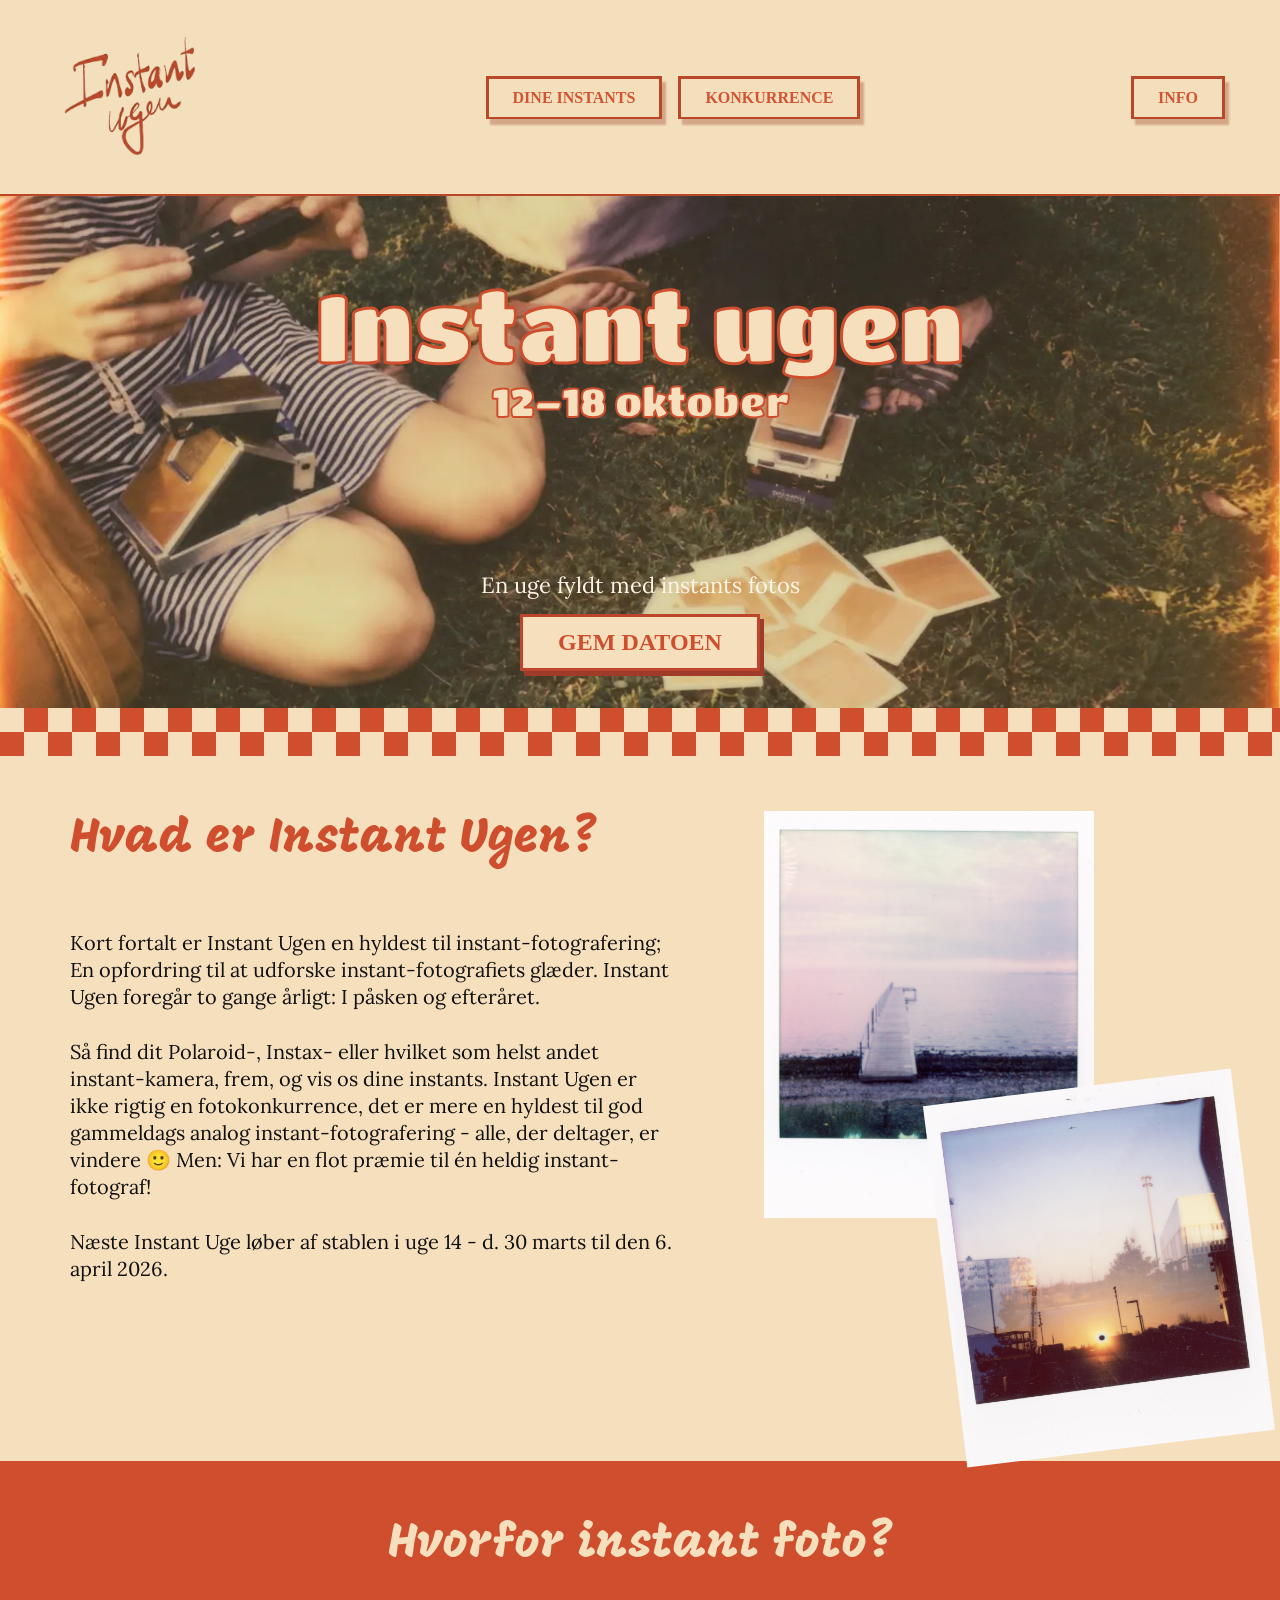
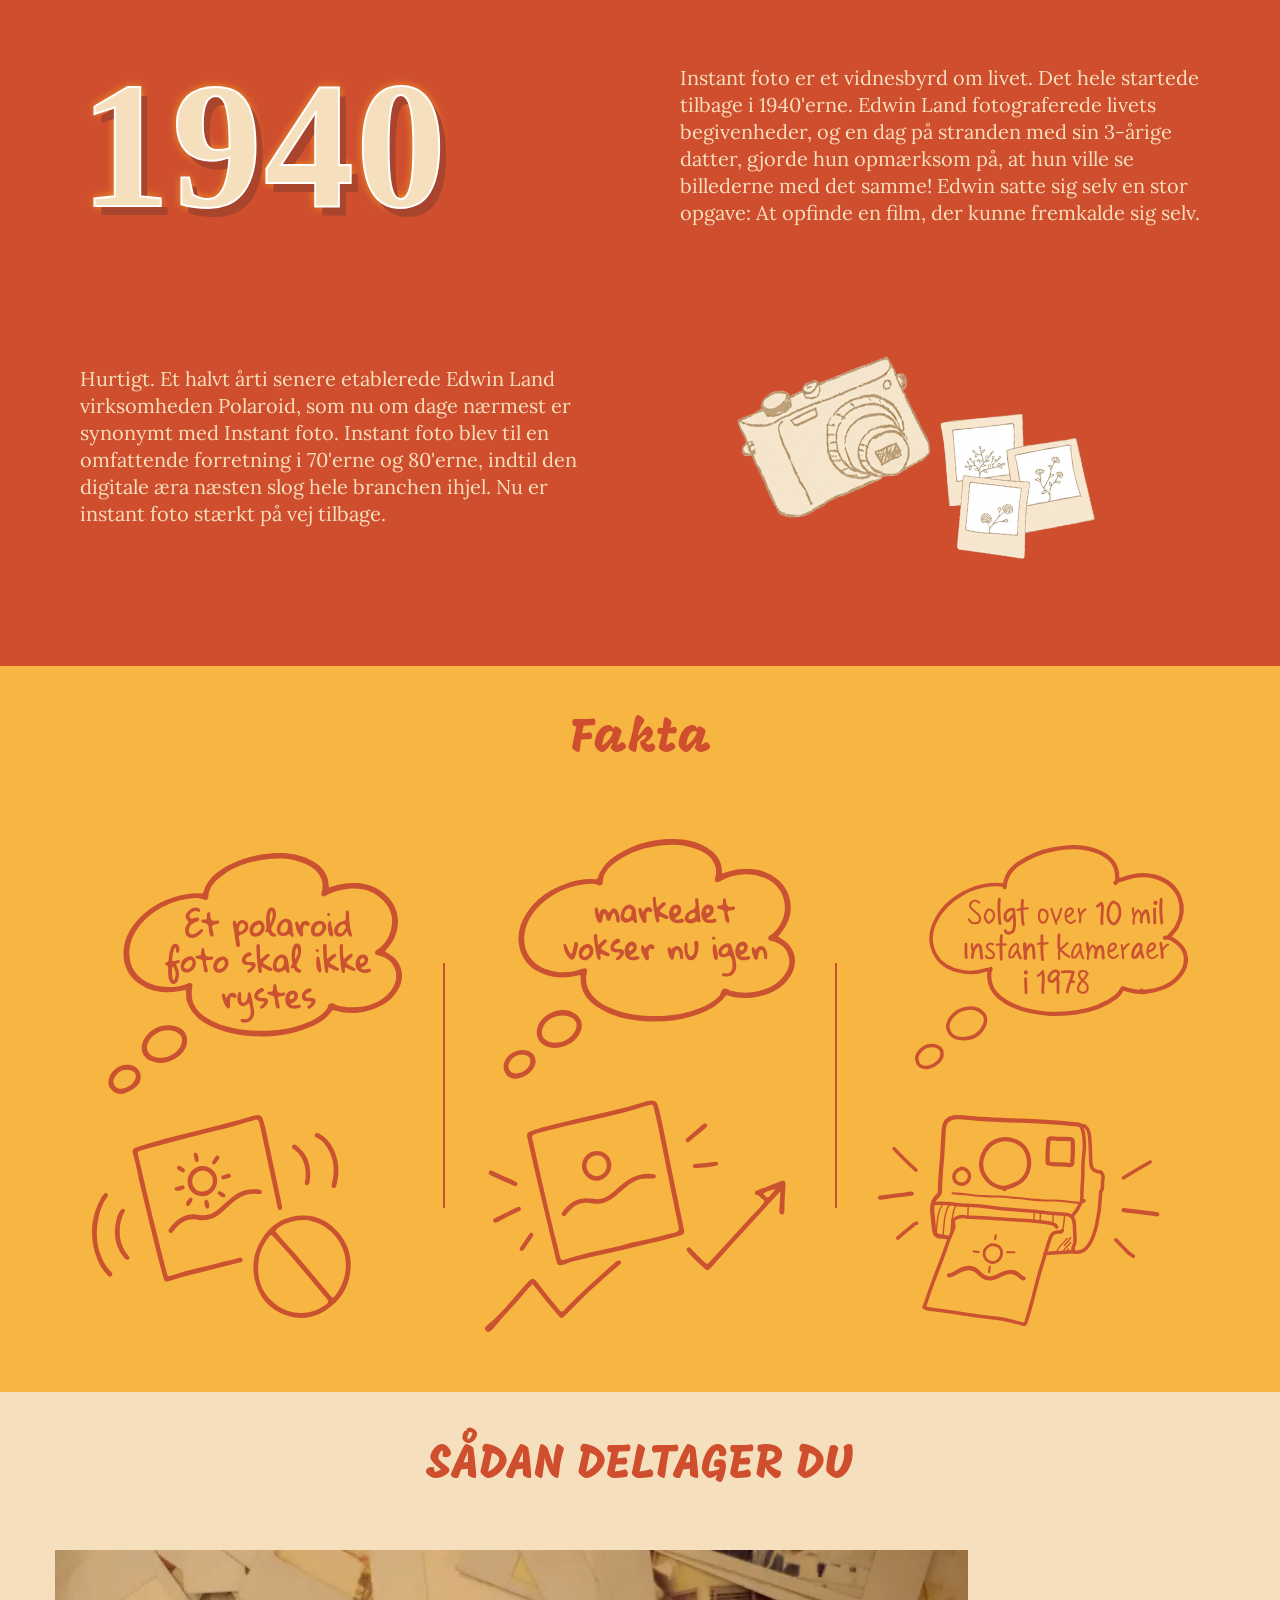
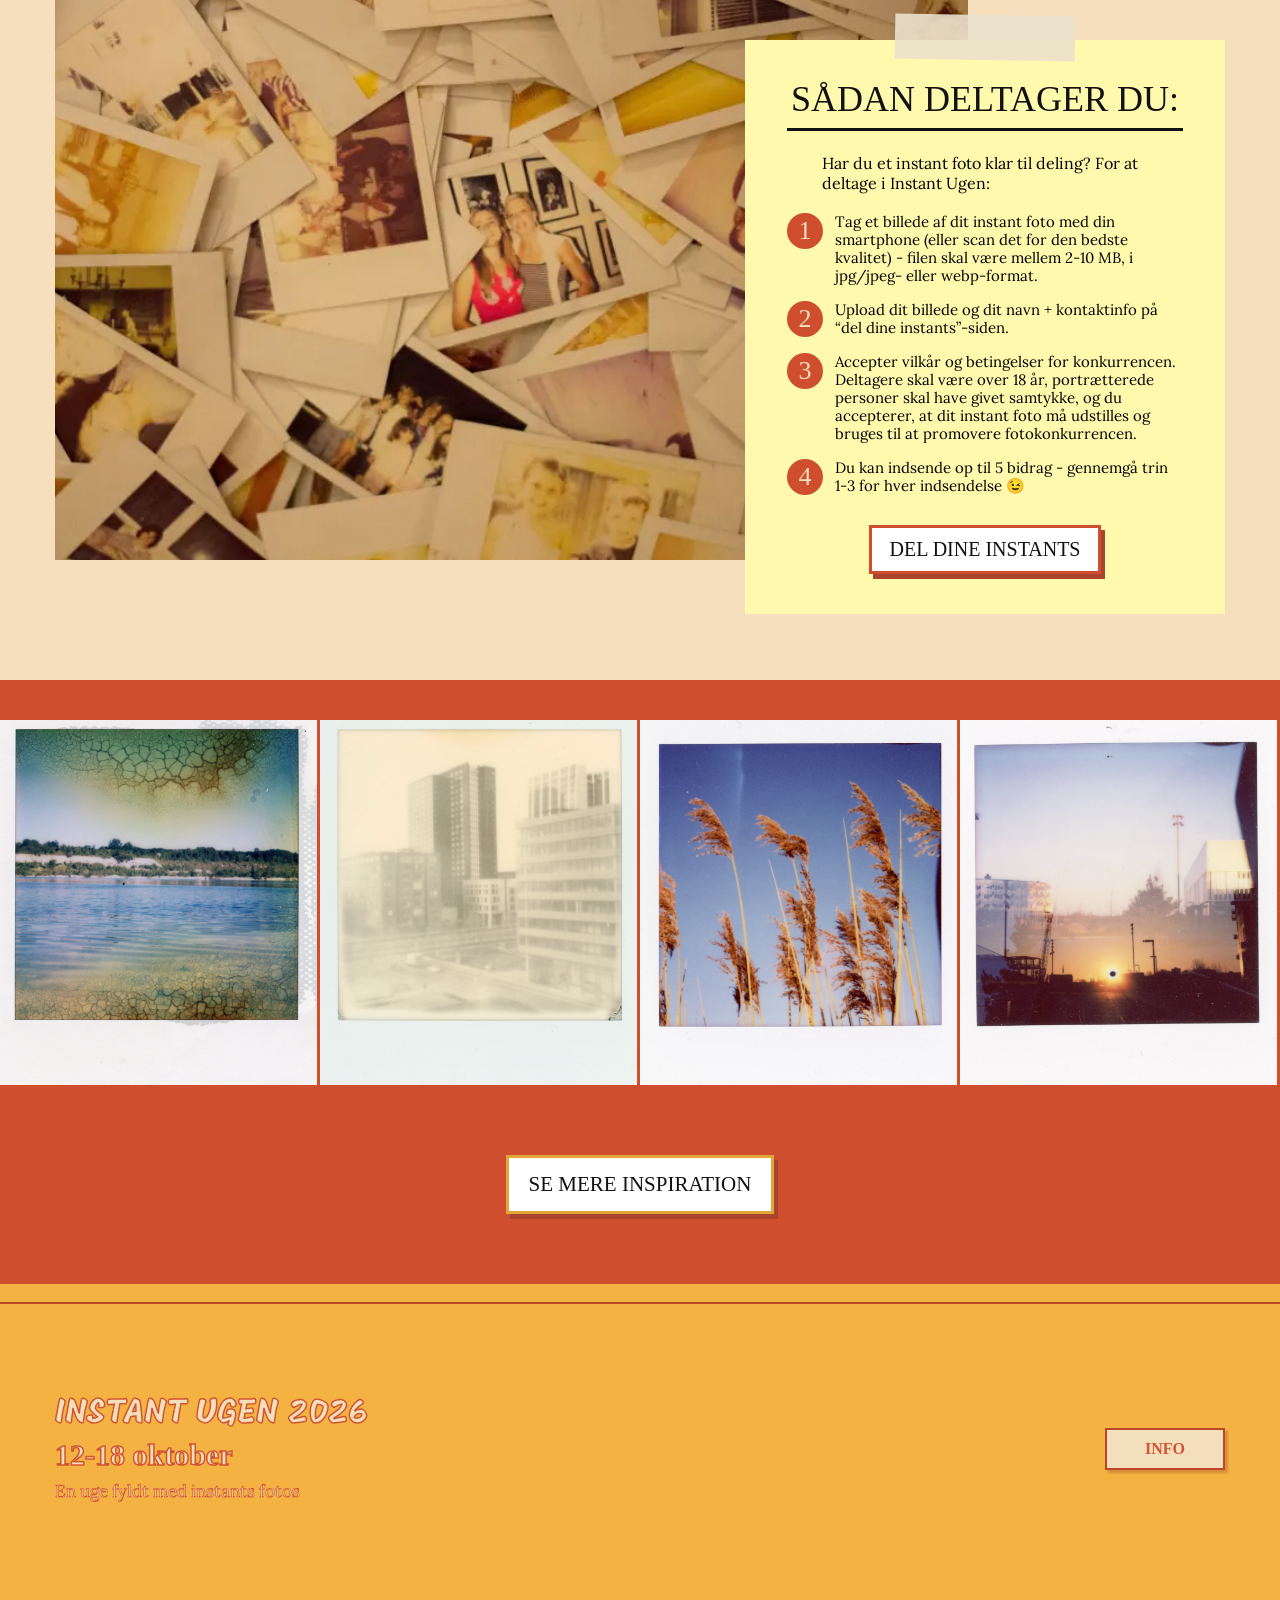
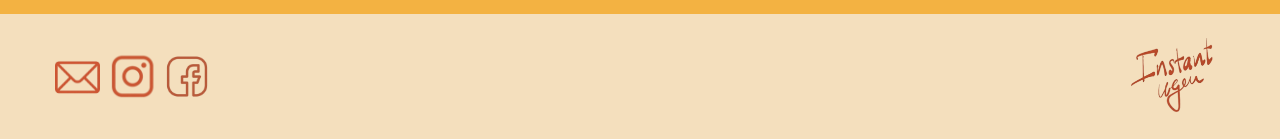
<file: index.html>
<!doctype html>
<html lang="da">
  <head>
    <meta charset="UTF-8" />
    <meta name="viewport" content="width=device-width, initial-scale=1.0" />
    <link rel="stylesheet" href="index.css" />
    <link rel="stylesheet" href="general.css" />
    <link href="https://fonts.googleapis.com/css2?family=Titan+One&display=swap" rel="stylesheet" />
    <link href="https://fonts.googleapis.com/css2?family=Lora:ital,wght@0,400..700;1,400..700&display=swap" rel="stylesheet" />
    <link href="https://fonts.googleapis.com/css2?family=Mogra&family=Montserrat:ital,wght@0,100..900;1,100..900&display=swap" rel="stylesheet" />
    <title>Document</title>
  </head>

  <body>
    <header class="header">
      <div class="header-logo">
        <a href="index.html">
          <img src="grafik/logo.png" alt="Instant Ugen" />
        </a>
      </div>

      <nav class="header-nav">
        <a href="instants.html">DINE INSTANTS</a>
        <a href="konkurrence.html">KONKURRENCE</a>
      </nav>

      <a href="info.html" class="info-button">INFO</a>

      <!-- BURGER -->
      <button class="burger" id="burger" aria-label="Åbn menu">
        <span></span>
        <span></span>
        <span></span>
      </button>

      <!-- MOBILE MENU -->
      <nav class="mobile-menu" id="mobileMenu">
        <a href="instants.html">DINE INSTANTS</a>
        <a href="konkurrence.html">KONKURRENCE</a>
        <a href="info.html">INFO</a>
      </nav>
    </header>

    <main>
      <section class="hero">
        <div class="hero-content">
          <h1>Instant ugen</h1>

          <h2 class="fedtekstdato">12–18 oktober</h2>

          <p>En uge fyldt med instants fotos</p>

          <a href="#" class="hero-button"> GEM DATOEN </a>
        </div>

        <div class="hero-pattern"></div>
      </section>
      <section class="about">
        <div class="about-text">
          <h2>Hvad er Instant Ugen?</h2>

          <p>
            Kort fortalt er Instant Ugen en hyldest til instant-fotografering;<br />
            En opfordring til at udforske instant-fotografiets glæder. Instant<br />
            Ugen foregår to gange årligt: I påsken og efteråret.
          </p>

          <p>
            Så find dit Polaroid-, Instax- eller hvilket som helst andet<br />
            instant-kamera, frem, og vis os dine instants. Instant Ugen er<br />
            ikke rigtig en fotokonkurrence, det er mere en hyldest til god<br />
            gammeldags analog instant-fotografering - alle, der deltager, er<br />
            vindere 🙂 Men: Vi har en flot præmie til én heldig instant-<br />
            fotograf!
          </p>

          <p>
            Næste Instant Uge løber af stablen i uge 14 - d. 30 marts til den 6.<br />
            april 2026.
          </p>
        </div>

        <div class="about-images">
          <img src="image/img2.webp" alt="Instant foto af en badebro" class="polaroid polaroid-one" />

          <img src="image/img3.webp" alt="Instant foto af en solnedgang" class="polaroid polaroid-two" />
        </div>
      </section>
      <section class="history">
        <h2>Hvorfor instant foto?</h2>

        <div class="history-content">
          <div class="history-year">1940</div>

          <div class="history-text-top">
            <p>
              Instant foto er et vidnesbyrd om livet. Det hele startede tilbage i 1940'erne. Edwin Land fotograferede livets begivenheder, og en dag på stranden med sin 3-årige datter, gjorde hun opmærksom på, at hun ville se billederne med det
              samme! Edwin satte sig selv en stor opgave: At opfinde en film, der kunne fremkalde sig selv.
            </p>
          </div>

          <div class="history-text-bottom">
            <p>
              Hurtigt. Et halvt årti senere etablerede Edwin Land virksomheden Polaroid, som nu om dage nærmest er synonymt med Instant foto. Instant foto blev til en omfattende forretning i 70'erne og 80'erne, indtil den digitale æra næsten slog
              hele branchen ihjel. Nu er instant foto stærkt på vej tilbage.
            </p>
          </div>

          <div class="history-images">
            <img src="image/indexbillede.png" alt="Illustration af kamara og billeder" class="history-camera" />
          </div>
        </div>
      </section>
      <section class="facts">
        <h2>Fakta</h2>

        <div class="facts-content">
          <div class="fact-item">
            <img src="grafik/grafik1.svg" alt="Polaroid fakta" />
          </div>

          <div class="fact-line"></div>

          <div class="fact-item">
            <img src="grafik/grafik2.svg" alt="Instant kamera fakta" />
          </div>

          <div class="fact-line"></div>

          <div class="fact-item">
            <img src="grafik/grafik3.svg" alt="Instant kamera salg fakta" />
          </div>
        </div>
      </section>
      <section class="participate">
        <h2>SÅDAN DELTAGER DU</h2>

        <div class="participate-content">
          <img src="image/img4.webp" alt="Samling af instant billeder" class="participate-image" />

          <div class="participate-note">
            <div class="tape"></div>

            <h3>SÅDAN DELTAGER DU:</h3>

            <div class="note-line"></div>

            <p class="participate-intro">Har du et instant foto klar til deling? For at deltage i Instant Ugen:</p>

            <div class="step">
              <span>1</span>
              <p>Tag et billede af dit instant foto med din smartphone (eller scan det for den bedste kvalitet) - filen skal være mellem 2-10 MB, i jpg/jpeg- eller webp-format.</p>
            </div>

            <div class="step">
              <span>2</span>
              <p>Upload dit billede og dit navn + kontaktinfo på “del dine instants”-siden.</p>
            </div>

            <div class="step">
              <span>3</span>
              <p>Accepter vilkår og betingelser for konkurrencen. Deltagere skal være over 18 år, portrætterede personer skal have givet samtykke, og du accepterer, at dit instant foto må udstilles og bruges til at promovere fotokonkurrencen.</p>
            </div>

            <div class="step">
              <span>4</span>
              <p>Du kan indsende op til 5 bidrag - gennemgå trin 1-3 for hver indsendelse 😉</p>
            </div>

            <a href="instants.html" class="participate-button"> DEL DINE INSTANTS </a>
          </div>
        </div>
      </section>
      <section class="inspiration">
        <div class="carousel">
          <div class="carousel-track">
            <img src="image/img6.webp" alt="Instant foto" />
            <img src="image/img7.webp" alt="Instant foto" />
            <img src="image/img8.webp" alt="Instant foto" />
            <img src="image/img3.webp" alt="Instant foto" />

            <!-- De samme billeder igen gør rullen uendelig -->

            <img src="image/img6.webp" alt="Instant foto" />
            <img src="image/img7.webp" alt="Instant foto" />
            <img src="image/img8.webp" alt="Instant foto" />
            <img src="image/img3.webp" alt="Instant foto" />
          </div>
        </div>

        <a href="konkurrence.html" class="inspiration-button"> SE MERE INSPIRATION </a>
      </section>
    </main>

    <footer class="footer">
      <!-- ØVERSTE ORANGE DEL -->

      <div class="footer-top">
        <div class="footer-content">
          <div class="footer-text">
            <h2>INSTANT UGEN 2026</h2>

            <h3>12-18 oktober</h3>

            <p class="footer-text-p">En uge fyldt med instants fotos</p>
          </div>

          <a href="info.html" class="footer-info-button"> INFO </a>
        </div>
      </div>

      <!-- NEDERSTE BEIGE DEL -->

      <div class="footer-bottom">
        <div class="footer-socials">
          <a href="#" aria-label="Email">
            <img src="grafik/mail.svg" alt="Email" />
          </a>

          <a href="#" aria-label="Instagram">
            <img src="grafik/insta.svg" alt="Instagram" />
          </a>

          <a href="#" aria-label="Facebook">
            <img src="grafik/facebook.svg" alt="Facebook" />
          </a>
        </div>

        <div class="footer-logo">
          <img src="grafik/logo.png" alt="Instant Ugen" />
        </div>
      </div>
    </footer>
    <script src="burger.js"></script>
  </body>
</html>
</file>
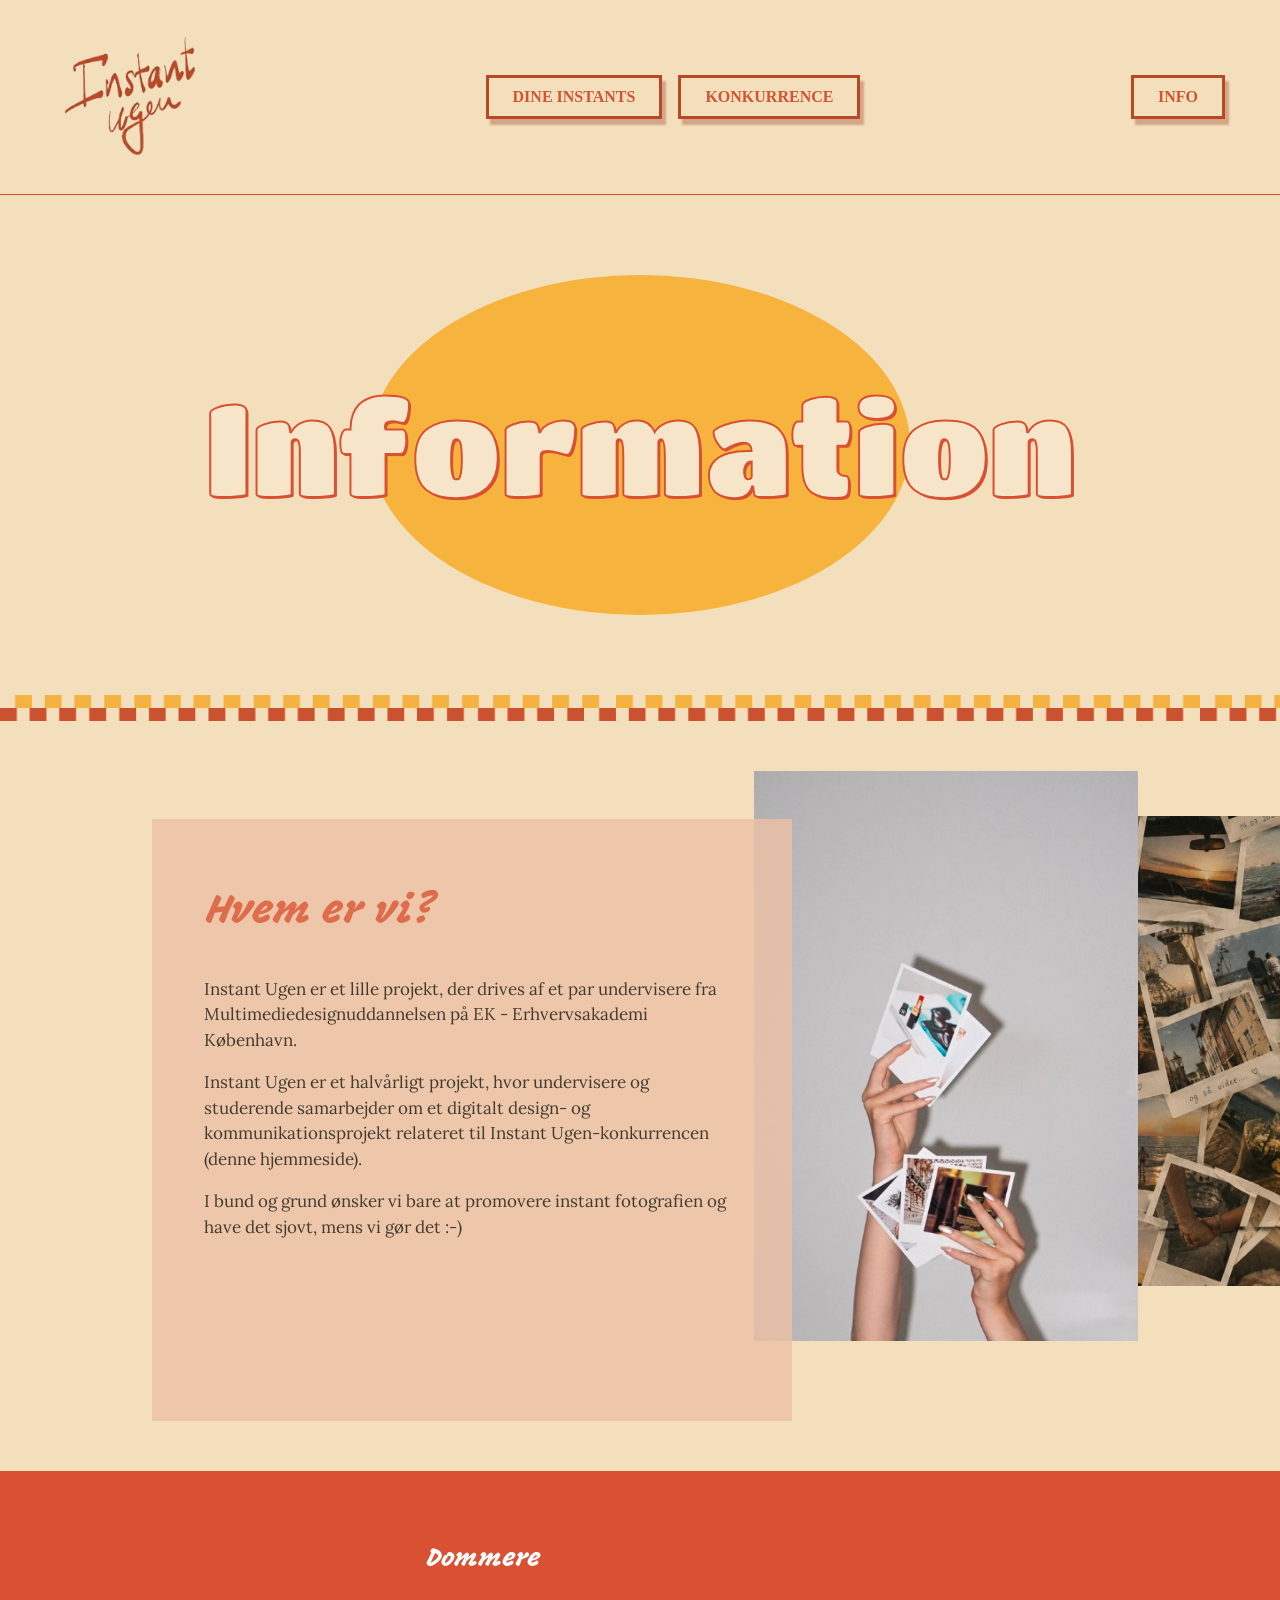
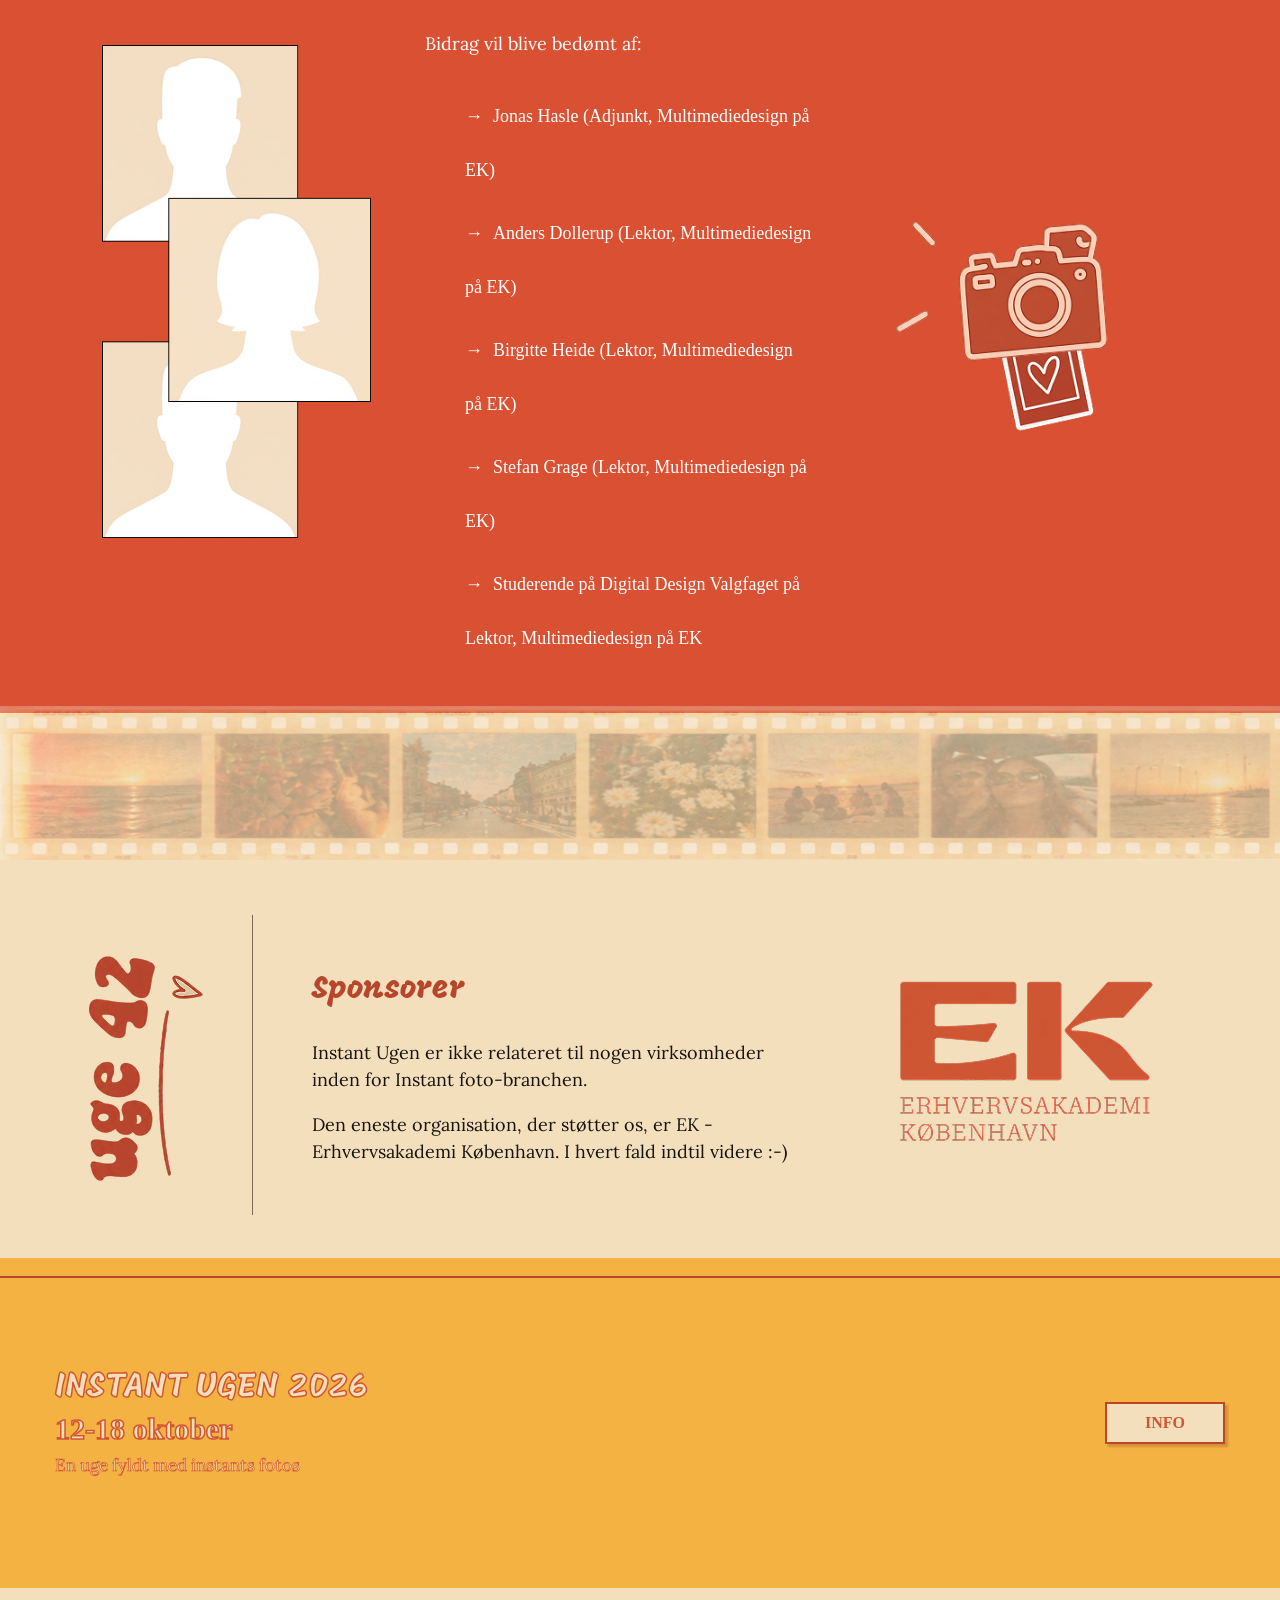
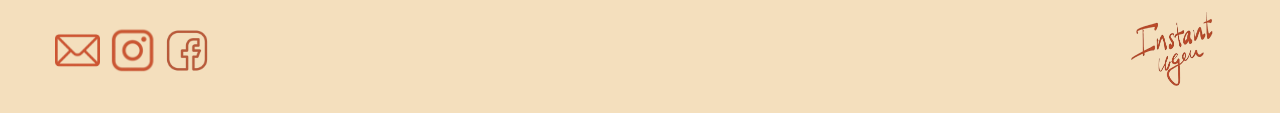
<file: info.html>
<!doctype html>
<html lang="en">
  <head>
    <meta charset="UTF-8" />
    <meta name="viewport" content="width=device-width, initial-scale=1.0" />
    <link rel="stylesheet" href="info.css" />
    <link rel="stylesheet" href="general.css" />
    <title>Document</title>
    <link href="https://fonts.googleapis.com/css2?family=Lora:ital,wght@0,400..700;1,400..700&display=swap" rel="stylesheet" />
    <link href="https://fonts.googleapis.com/css2?family=Mogra&family=Montserrat:ital,wght@0,100..900;1,100..900&display=swap" rel="stylesheet" />
    <link href="https://fonts.googleapis.com/css2?family=Titan+One&display=swap" rel="stylesheet" />
  </head>

  <body>
    <header class="header">
      <div class="header-logo">
        <a href="index.html">
          <img src="grafik/logo.png" alt="Instant Ugen" />
        </a>
      </div>

      <nav class="header-nav">
        <a href="instants.html">DINE INSTANTS</a>
        <a href="konkurrence.html">KONKURRENCE</a>
      </nav>

      <a href="info.html" class="info-button">INFO</a>

      <!-- BURGER -->
      <button class="burger" id="burger" aria-label="Åbn menu">
        <span></span>
        <span></span>
        <span></span>
      </button>

      <!-- MOBILE MENU -->
      <nav class="mobile-menu" id="mobileMenu">
        <a href="instants.html">DINE INSTANTS</a>
        <a href="konkurrence.html">KONKURRENCE</a>
        <a href="info.html">INFO</a>
      </nav>
    </header>

    <div class="section-line2"></div>
    <main>
      <section>
        <div class="hero">
          <div class="hero-circle"></div>
          <h1>Information</h1>
        </div>
        <img class="tern" src="image/tern4.png" alt="Information" />
      </section>
      <section class="about">
        <div class="about-text">
          <h2>Hvem er vi?</h2>

          <p>Instant Ugen er et lille projekt, der drives af et par undervisere fra Multimediedesignuddannelsen på EK - Erhvervsakademi København.</p>

          <p>Instant Ugen er et halvårligt projekt, hvor undervisere og studerende samarbejder om et digitalt design- og kommunikationsprojekt relateret til Instant Ugen-konkurrencen (denne hjemmeside).</p>

          <p>I bund og grund ønsker vi bare at promovere instant fotografien og have det sjovt, mens vi gør det :-)</p>
        </div>

        <div class="about-images">
          <img src="image/img13.webp" alt="Fotografier" />

          <img src="image/img14.webp" alt="Fotografi" />
        </div>
      </section>

      <!-- DOMMERE -->
      <section class="judges">
        <div class="judge-images">
          <img src="image/Group11.png" alt="Dommerne" />
        </div>

        <div class="judge-content">
          <h2>Dommere</h2>

          <p>Bidrag vil blive bedømt af:</p>

          <ul>
            <li>Jonas Hasle (Adjunkt, Multimediedesign på EK)</li>
            <li>Anders Dollerup (Lektor, Multimediedesign på EK)</li>
            <li>Birgitte Heide (Lektor, Multimediedesign på EK)</li>
            <li>Stefan Grage (Lektor, Multimediedesign på EK)</li>
            <li>Studerende på Digital Design Valgfaget på Lektor, Multimediedesign på EK</li>
          </ul>
        </div>
        <div class="judge-mobile">
          <img src="image/personermobile.png" alt="Dommerne" />
        </div>

        <div class="camera">
          <img src="image/kameraudskriv.png" alt="Dommerne" />
        </div>
      </section>

      <!-- FILMSTRIBE -->
      <div class="filmstrip">
        <img src="image/Filmrullebillede.png" alt="" />
      </div>

      <!-- SPONSORER -->
      <section class="sponsors">
        <div class="week">
          <img src="image/22_Inspiration_papir 1.png" alt="" />
        </div>

        <div class="sponsor-text">
          <h2>Sponsorer</h2>

          <p>Instant Ugen er ikke relateret til nogen virksomheder inden for Instant foto-branchen.</p>

          <p>Den eneste organisation, der støtter os, er EK - Erhvervsakademi København. I hvert fald indtil videre :-)</p>
        </div>

        <div class="ek">
          <img src="image/EKbillede.png" alt="EK - Erhvervsakademi København" />
        </div>
      </section>
    </main>
    <footer class="footer">
      <!-- ØVERSTE ORANGE DEL -->

      <div class="footer-top">
        <div class="footer-content">
          <div class="footer-text">
            <h2>INSTANT UGEN 2026</h2>

            <h3>12-18 oktober</h3>

            <p class="footer-text-p">En uge fyldt med instants fotos</p>
          </div>

          <a href="info.html" class="footer-info-button"> INFO </a>
        </div>
      </div>

      <!-- NEDERSTE BEIGE DEL -->

      <div class="footer-bottom">
        <div class="footer-socials">
          <a href="#" aria-label="Email">
            <img src="grafik/mail.svg" alt="Email" />
          </a>

          <a href="#" aria-label="Instagram">
            <img src="grafik/insta.svg" alt="Instagram" />
          </a>

          <a href="#" aria-label="Facebook">
            <img src="grafik/facebook.svg" alt="Facebook" />
          </a>
        </div>

        <div class="footer-logo">
          <img src="grafik/logo.png" alt="Instant Ugen" />
        </div>
      </div>
    </footer>
    <script src="burger.js"></script>
  </body>
</html>
</file>
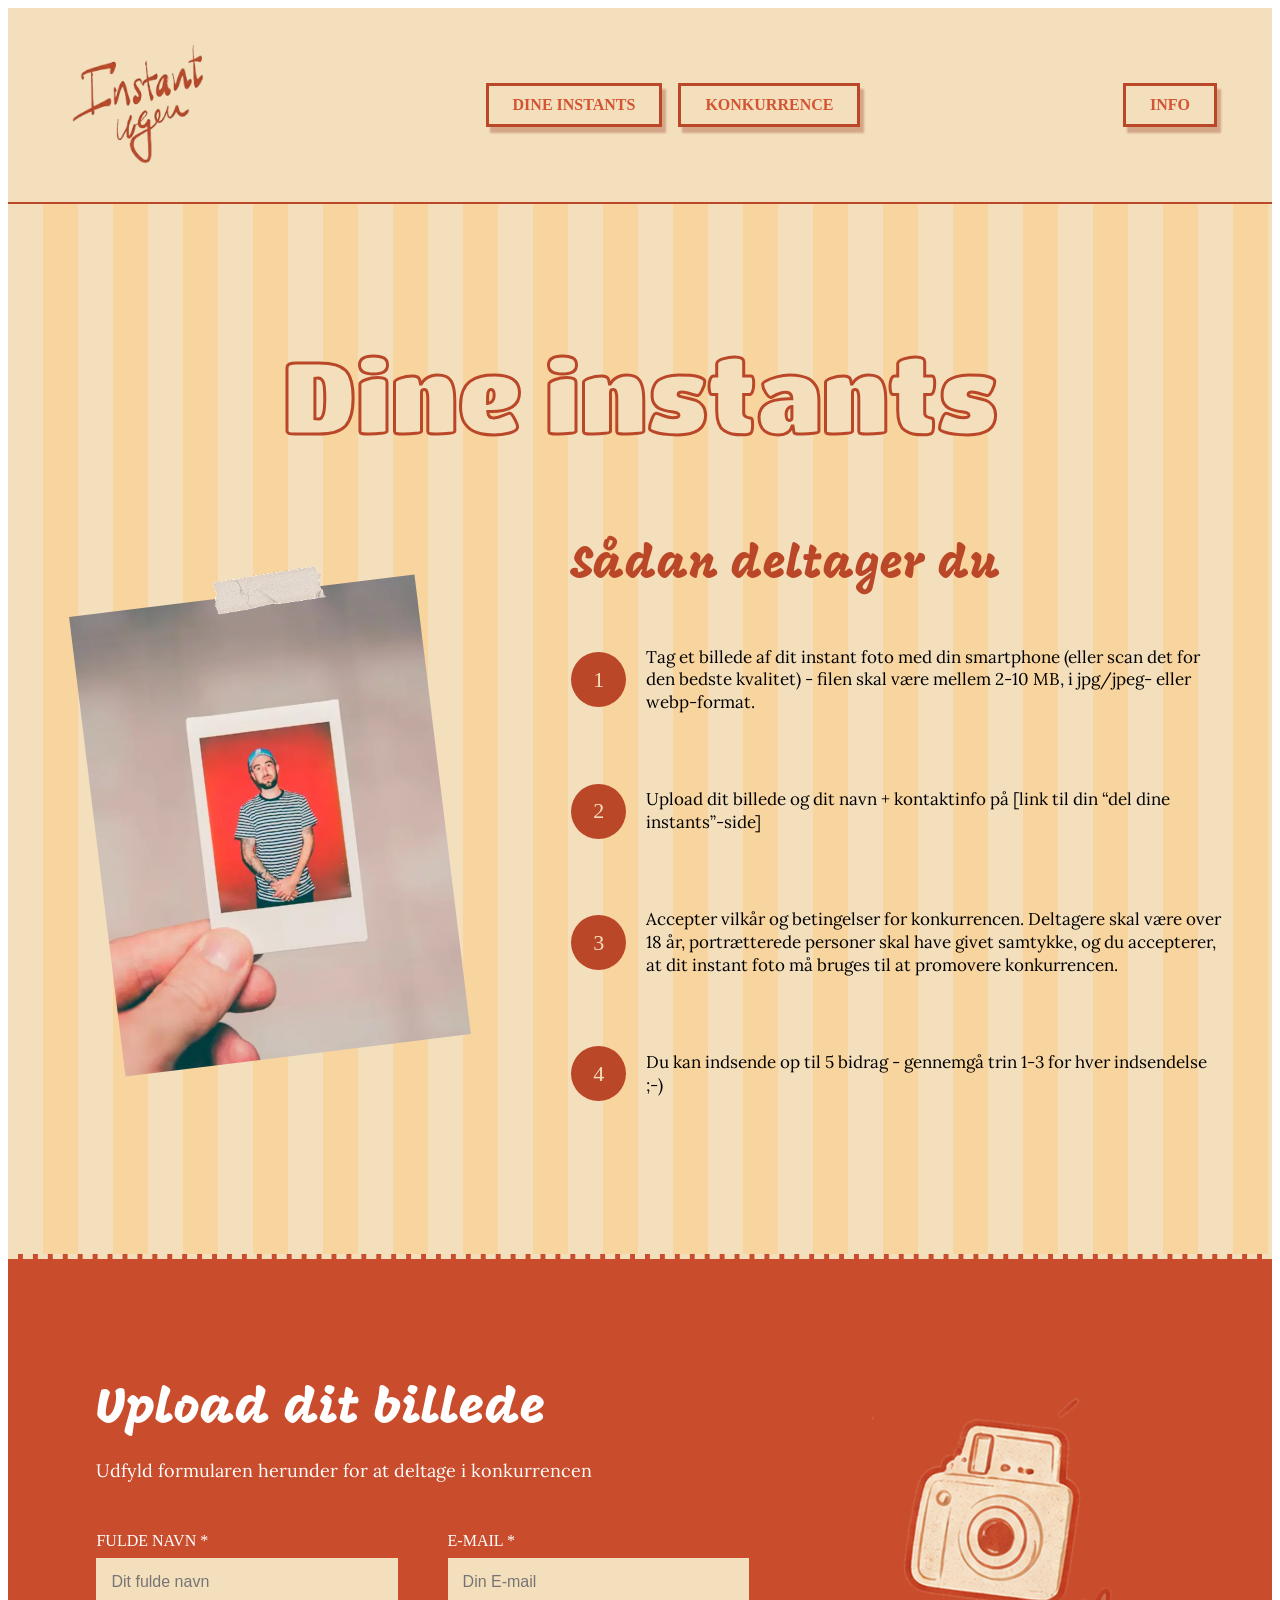
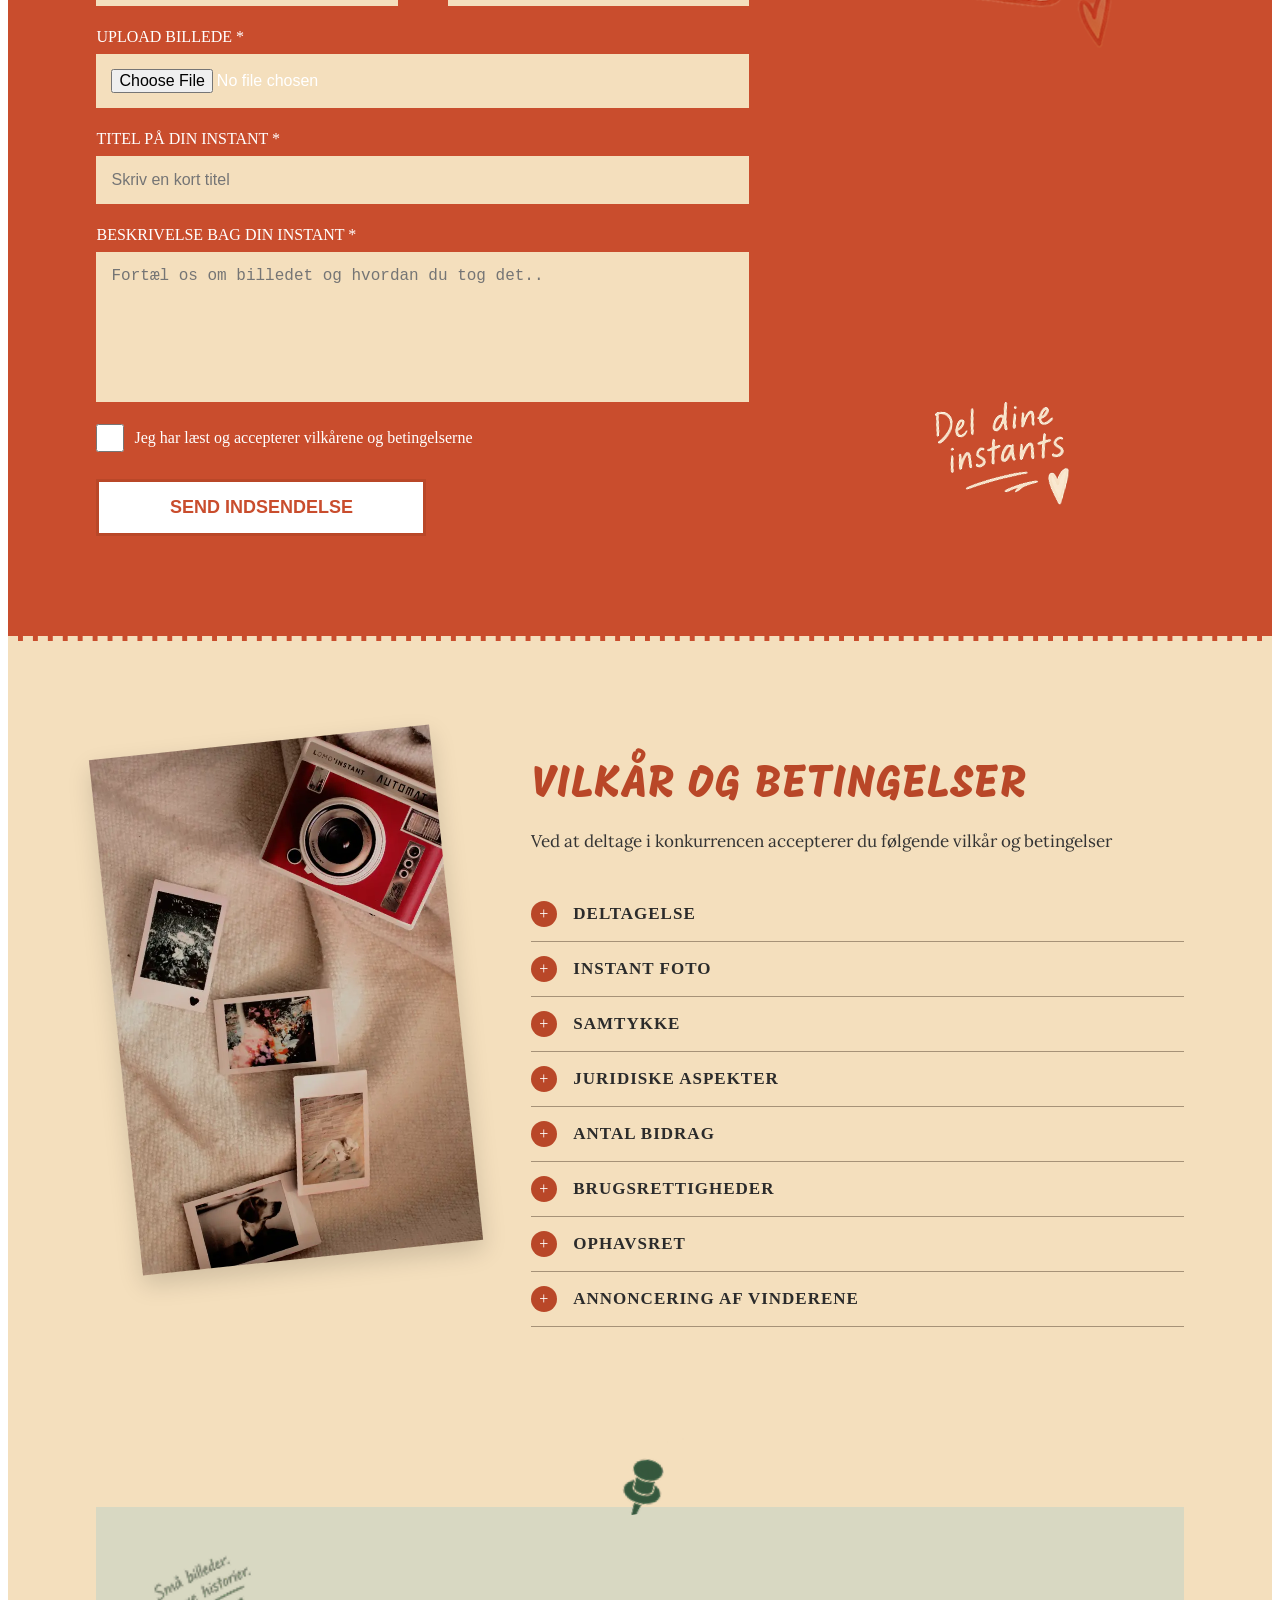
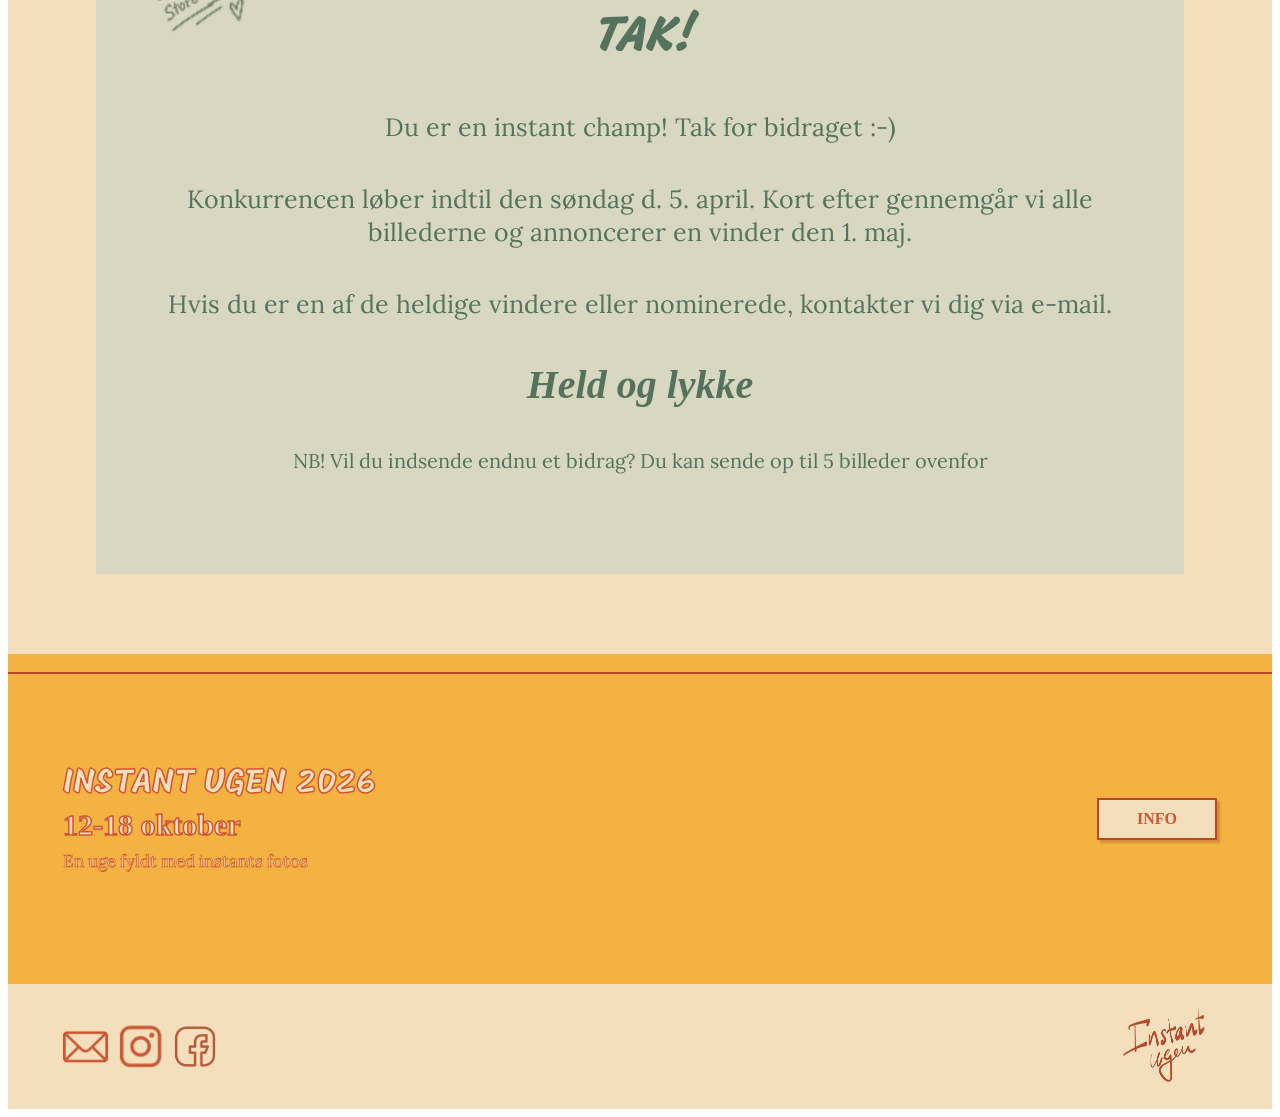
<file: instants.html>
<!doctype html>
<html lang="da">
  <head>
    <meta charset="UTF-8" />
    <meta name="viewport" content="width=device-width, initial-scale=1.0" />
    <link rel="stylesheet" href="instants.css" />
    <link rel="stylesheet" href="general.css" />
    <title>Dine Instants</title>
    <link href="https://fonts.googleapis.com/css2?family=Lora:ital,wght@0,400..700;1,400..700&display=swap" rel="stylesheet" />
    <link href="https://fonts.googleapis.com/css2?family=Mogra&family=Montserrat:ital,wght@0,100..900;1,100..900&display=swap" rel="stylesheet" />
    <link href="https://fonts.googleapis.com/css2?family=Titan+One&display=swap" rel="stylesheet" />
  </head>

  <body>
    <header class="header">
      <div class="header-logo">
        <a href="index.html">
          <img src="grafik/logo.png" alt="Instant Ugen" />
        </a>
      </div>

      <nav class="header-nav">
        <a href="instants.html">DINE INSTANTS</a>
        <a href="konkurrence.html">KONKURRENCE</a>
      </nav>

      <a href="info.html" class="info-button">INFO</a>

      <!-- BURGER -->
      <button class="burger" id="burger" aria-label="Åbn menu">
        <span></span>
        <span></span>
        <span></span>
      </button>

      <!-- MOBILE MENU -->
      <nav class="mobile-menu" id="mobileMenu">
        <a href="instants.html">DINE INSTANTS</a>
        <a href="konkurrence.html">KONKURRENCE</a>
        <a href="info.html">INFO</a>
      </nav>
    </header>

    <main>
      <!-- FØRSTE SEKTION -->

      <section class="instants">
        <h1>Dine instants</h1>

        <div class="instants-grid">
          <div class="instant-billede">
            <img class="tape" src="image/tape.png" alt="" />

            <img src="image/img9.webp" alt="Instant billede" />
          </div>

          <div class="steps">
            <h2>Sådan deltager du</h2>

            <div class="step">
              <span>1</span>
              <p>Tag et billede af dit instant foto med din smartphone (eller scan det for den bedste kvalitet) - filen skal være mellem 2-10 MB, i jpg/jpeg- eller webp-format.</p>
            </div>

            <div class="step">
              <span>2</span>
              <p>Upload dit billede og dit navn + kontaktinfo på [link til din “del dine instants”-side]</p>
            </div>

            <div class="step">
              <span>3</span>
              <p>Accepter vilkår og betingelser for konkurrencen. Deltagere skal være over 18 år, portrætterede personer skal have givet samtykke, og du accepterer, at dit instant foto må bruges til at promovere konkurrencen.</p>
            </div>

            <div class="step">
              <span>4</span>
              <p>Du kan indsende op til 5 bidrag - gennemgå trin 1-3 for hver indsendelse ;-)</p>
            </div>
          </div>
        </div>
      </section>

      <!-- UPLOAD SEKTION -->

      <section class="upload">
        <div class="upload-container">
          <div class="upload-content">
            <h2>Upload dit billede</h2>

            <p>Udfyld formularen herunder for at deltage i konkurrencen</p>

            <form>
              <div class="form-row">
                <div class="form-group">
                  <label for="navn">FULDE NAVN *</label>
                  <input type="text" id="navn" placeholder="Dit fulde navn" />
                </div>

                <div class="form-group">
                  <label for="email">E-MAIL *</label>
                  <input type="email" id="email" placeholder="Din E-mail" />
                </div>
              </div>

              <div class="form-group">
                <label for="billede">UPLOAD BILLEDE *</label>
                <input type="file" id="billede" />
              </div>

              <div class="form-group">
                <label for="titel">TITEL PÅ DIN INSTANT *</label>
                <input type="text" id="titel" placeholder="Skriv en kort titel" />
              </div>

              <div class="form-group">
                <label for="beskrivelse"> BESKRIVELSE BAG DIN INSTANT * </label>

                <textarea id="beskrivelse" placeholder="Fortæl os om billedet og hvordan du tog det.."></textarea>
              </div>

              <label class="checkbox">
                <input type="checkbox" />

                <span> Jeg har læst og accepterer vilkårene og betingelserne </span>
              </label>

              <button type="submit">SEND INDSENDELSE</button>
            </form>
          </div>

          <!-- GRAFIKKER I HØJRE SIDE -->
          <div class="upload-grafik-side">
            <img class="upload-kamera" src="grafik/kamera.png" alt="Kamera" />
            <img class="upload-skrift" src="grafik/skrift.png" alt="Del dine instants" />
          </div>
        </div>
      </section>

      <!-- VILKÅR OG BETINGELSER SEKTION -->

      <section class="terms-section">
        <div class="terms-grid">
          <div class="terms-billede">
            <img src="image/img11.webp" alt="Instant foto" />
          </div>

          <div class="terms-content">
            <h2>VILKÅR OG BETINGELSER</h2>

            <p class="terms-sub">Ved at deltage i konkurrencen accepterer du følgende vilkår og betingelser</p>

            <div class="accordion">
              <details class="accordion-item">
                <summary>DELTAGELSE</summary>

                <div class="accordion-content">
                  <p>Konkurrencen er åben for alle fotografer, både amatører og professionelle, der er over 18 år.</p>
                </div>
              </details>

              <details class="accordion-item">
                <summary>INSTANT FOTO</summary>

                <div class="accordion-content">
                  <p>
                    Hver indsendelse skal være et analogt instant-foto - ikke en digital montage lavet i et fotoredigeringsprogram. Instant-fotoet kan laves på forskellige måder; med analoge instant-kameraer, digitale instant-kameraer som f.eks.
                    Fujifilm EVO eller scan-og-print-udstyr som f.eks. Polaroid Lab. Instant-fotoet må gerne manipuleres med analoge processer - arrangørerne opfordrer til at eksperimentere med instant fotografering. Indsendelsen kan skildre
                    instant-fotoet på mange måder: Som en flad scanning med eller uden instant-rammen, som et foto, der viser instantet i en ramme, på væggen osv. Instant-fotoet behøver ikke kun at være ét foto: Det kan være et panorama eller en
                    collage af flere instants, der udgør én indsendelse. Så der er en vis kunstnerisk frihed ;-)
                  </p>
                </div>
              </details>

              <details class="accordion-item">
                <summary>SAMTYKKE</summary>

                <div class="accordion-content">
                  <p>
                    Det er ikke tilladt at uploade fotografier af personer, der ikke har givet samtykke til offentliggørelsen af billedet. Billeder af personer i private eller pinlige situationer, uanset om de er fotograferet på et offentligt sted,
                    er ikke tilladt.
                  </p>
                </div>
              </details>

              <details class="accordion-item">
                <summary>JURIDISKE ASPEKTER</summary>

                <div class="accordion-content">
                  <p>
                    Arrangørerne forbeholder sig retten til at diskvalificere enhver deltager, der overtræder disse betingelser. Arrangørerne påtager sig intet ansvar for tab, skade eller personskade, der måtte opstå som følge af deltagelse i
                    konkurrencen eller brug af præmier. Deltagerne fritager arrangørerne for ethvert krav, søgsmål eller ansvar i forbindelse med deres deltagelse i konkurrencen.
                  </p>
                </div>
              </details>

              <details class="accordion-item">
                <summary>ANTAL BIDRAG</summary>

                <div class="accordion-content">
                  <p>Du kan deltage i konkurrencen med i alt fem bidrag.</p>
                </div>
              </details>

              <details class="accordion-item">
                <summary>BRUGSRETTIGHEDER</summary>

                <div class="accordion-content">
                  <p>
                    Ved at indsende et eller flere billeder og dermed deltage i konkurrencen accepterer du, at billedet må bruges til promovering af fotokonkurrencen og muligvis i fysiske udstillingslokaler bagefter. Arrangørerne vil kreditere
                    deltagerne, hvor det er praktisk og rimeligt muligt.
                  </p>
                </div>
              </details>

              <details class="accordion-item">
                <summary>OPHAVSRET</summary>

                <div class="accordion-content">
                  <p>
                    Du skal være fotografen af de indsendte instant fotos samt have rettighederne til at offentliggøre dem. Billederne skal være fri for tredjepartsrettigheder. Som deltager beholder du ophavsretten til de indsendte fotos. Ved at
                    indsende fotos til konkurrencen giver du arrangørerne en ikke-eksklusiv licens til at bruge, reproducere og offentliggøre de indsendte fotos i forbindelse med promoveringen af konkurrencen, herunder på sociale medieplatforme,
                    hjemmesider og i trykte materialer. Arrangørerne vil kreditere deltagerne, hvor det er praktisk og rimeligt.
                  </p>
                </div>
              </details>

              <details class="accordion-item">
                <summary>ANNONCERING AF VINDERENE</summary>

                <div class="accordion-content">
                  <p>
                    Vinderne af konkurrencen vil blive annonceret på Instant Ugens officielle hjemmeside og/eller sociale medieplatforme. Ved at deltage i konkurrencen giver du samtykke til offentliggørelse af navn samt at indsendte fotos bruges til
                    markedsføring af konkurrencen.
                  </p>
                </div>
              </details>
            </div>
          </div>
        </div>
      </section>

      <!-- TAK SEKTION -->

      <section class="tak-section">
        <img class="knappenaal" src="grafik/knappenål.png" alt="" />

        <div class="tak-content">
          <img class="skrift2" src="grafik/skrift2.png" alt="" />

          <h2>TAK!</h2>

          <p class="tak-intro">Du er en instant champ! Tak for bidraget :-)</p>

          <p>Konkurrencen løber indtil den søndag d. 5. april. Kort efter gennemgår vi alle billederne og annoncerer en vinder den 1. maj.</p>

          <p>Hvis du er en af de heldige vindere eller nominerede, kontakter vi dig via e-mail.</p>

          <h3>Held og lykke</h3>

          <p class="tak-small-text">NB! Vil du indsende endnu et bidrag? Du kan sende op til 5 billeder ovenfor</p>
        </div>
      </section>
    </main>

    <!-- FOOTER -->

    <footer class="footer">
      <!-- ØVERSTE ORANGE DEL -->

      <div class="footer-top">
        <div class="footer-content">
          <div class="footer-text">
            <h2>INSTANT UGEN 2026</h2>

            <h3>12-18 oktober</h3>

            <p class="footer-text-p">En uge fyldt med instants fotos</p>
          </div>

          <a href="info.html" class="footer-info-button"> INFO </a>
        </div>
      </div>

      <!-- NEDERSTE BEIGE DEL -->

      <div class="footer-bottom">
        <div class="footer-socials">
          <a href="#" aria-label="Email">
            <img src="grafik/mail.svg" alt="Email" />
          </a>

          <a href="#" aria-label="Instagram">
            <img src="grafik/insta.svg" alt="Instagram" />
          </a>

          <a href="#" aria-label="Facebook">
            <img src="grafik/facebook.svg" alt="Facebook" />
          </a>
        </div>

        <div class="footer-logo">
          <img src="grafik/logo.png" alt="Instant Ugen" />
        </div>
      </div>
    </footer>

    <script src="burger.js"></script>
  </body>
</html>
</file>
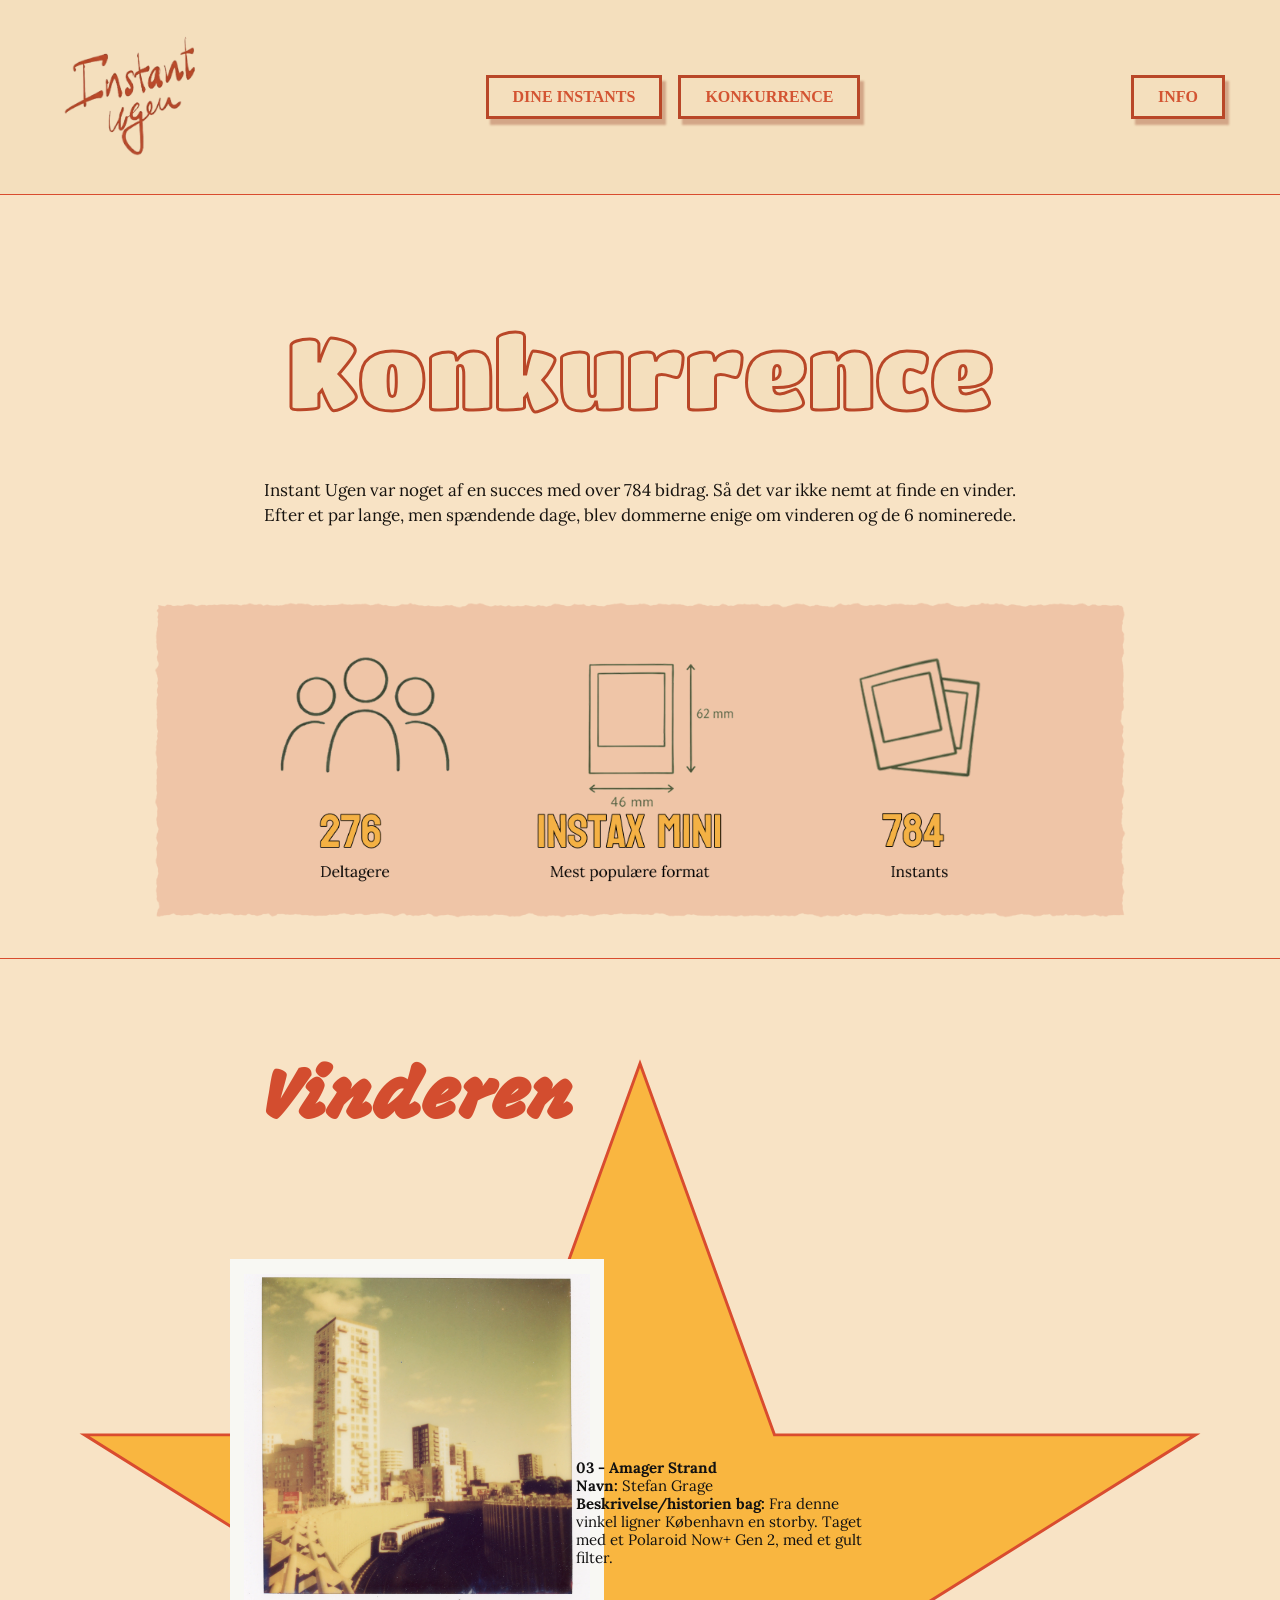
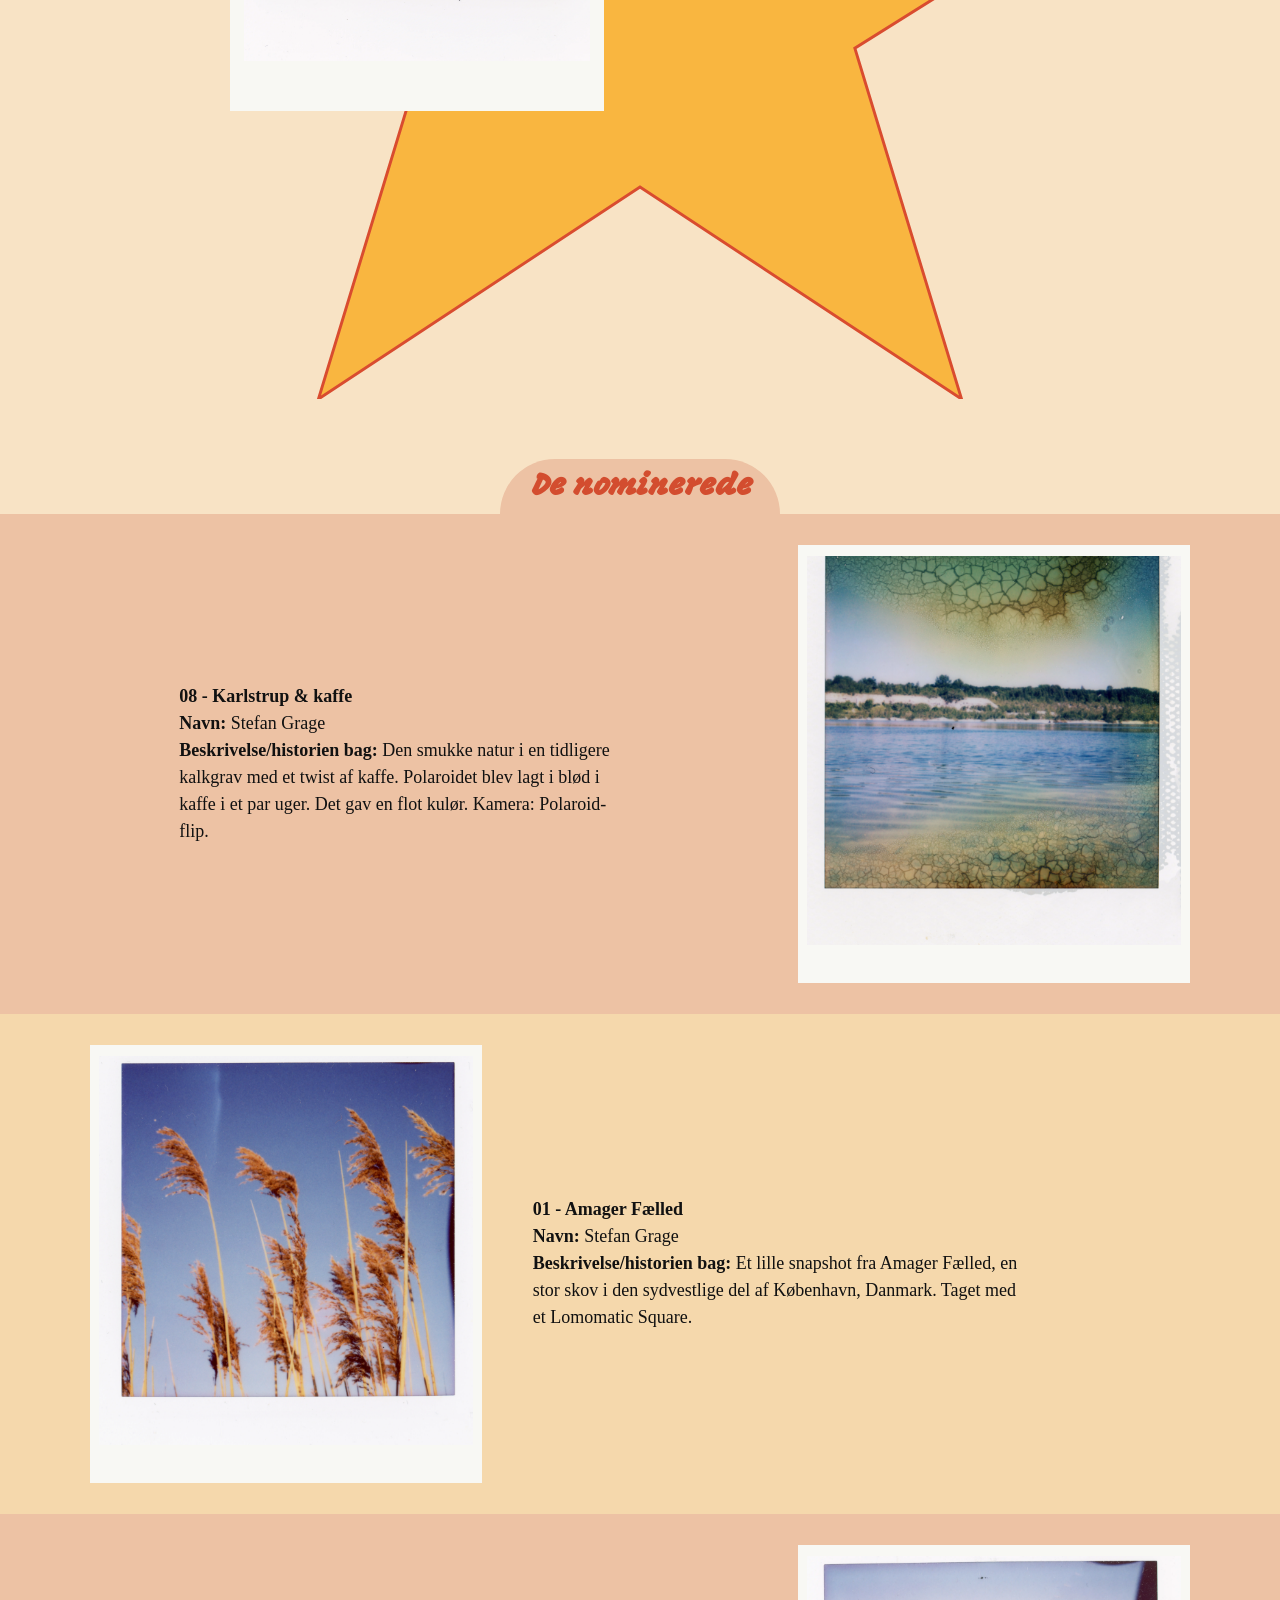
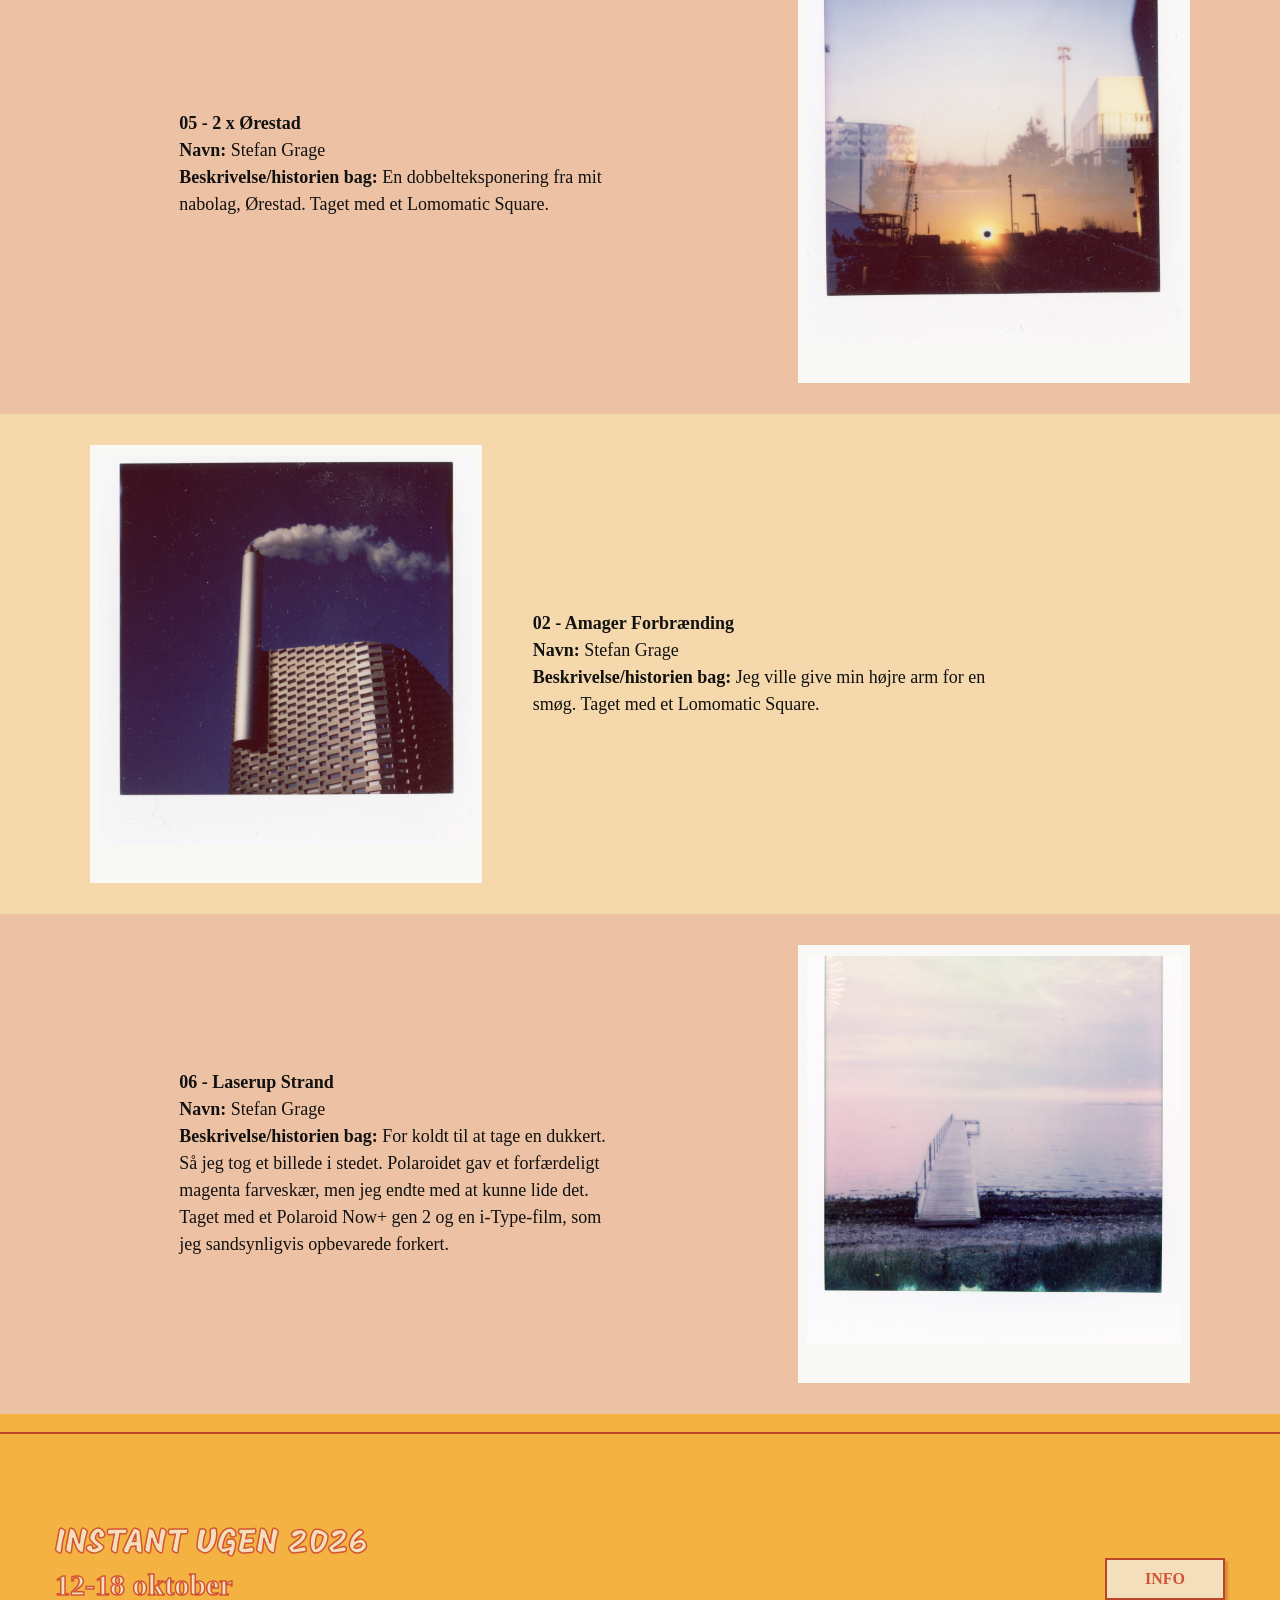
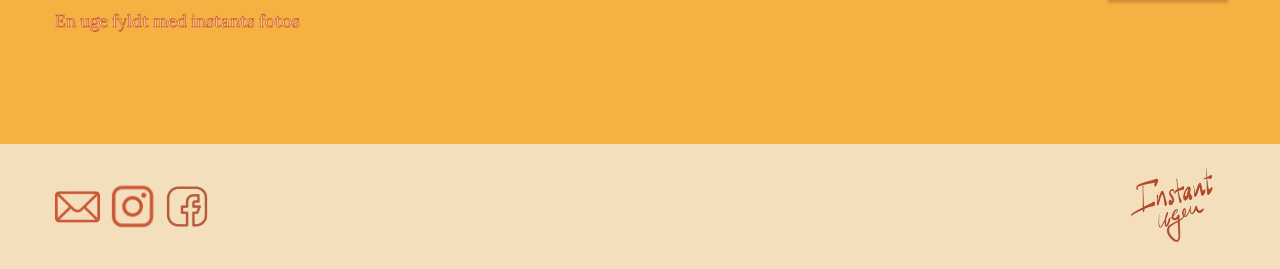
<file: konkurrence.html>
<!doctype html>
<html lang="en">
  <head>
    <meta charset="UTF-8" />
    <meta name="viewport" content="width=device-width, initial-scale=1.0" />
    <link rel="stylesheet" href="konkurrence.css" />
    <link rel="stylesheet" href="general.css" />
    <title>Document</title>
    <link href="https://fonts.googleapis.com/css2?family=Lora:ital,wght@0,400..700;1,400..700&display=swap" rel="stylesheet" />
    <link href="https://fonts.googleapis.com/css2?family=Titan+One&display=swap" rel="stylesheet" />
    <link href="https://fonts.googleapis.com/css2?family=Mogra&family=Montserrat:ital,wght@0,100..900;1,100..900&display=swap" rel="stylesheet" />
  </head>

  <body>
    <header class="header">
      <div class="header-logo">
        <a href="index.html">
          <img src="grafik/logo.png" alt="Instant Ugen" />
        </a>
      </div>

      <nav class="header-nav">
        <a href="instants.html">DINE INSTANTS</a>
        <a href="konkurrence.html">KONKURRENCE</a>
      </nav>

      <a href="info.html" class="info-button">INFO</a>

      <!-- BURGER -->
      <button class="burger" id="burger" aria-label="Åbn menu">
        <span></span>
        <span></span>
        <span></span>
      </button>

      <!-- MOBILE MENU -->
      <nav class="mobile-menu" id="mobileMenu">
        <a href="instants.html">DINE INSTANTS</a>
        <a href="konkurrence.html">KONKURRENCE</a>
        <a href="info.html">INFO</a>
      </nav>
    </header>

    <div class="section-line2"></div>
    <main>
      <section class="competition-section">
        <h1>Konkurrence</h1>

        <p class="intro">
          Instant Ugen var noget af en succes med over 784 bidrag. Så det var ikke nemt at finde en vinder.<br />
          Efter et par lange, men spændende dage, blev dommerne enige om vinderen og de 6 nominerede.
        </p>

        <div class="competition-image">
          <img src="./image/Konkurrenceboks.png" alt="Information om deltagere, Instax Mini og antal indsendte instants" />
        </div>
        <div class="section-line"></div>
      </section>
      <section class="winner">
        <h2>Vinderen</h2>

        <div class="winner-star">
          <svg viewBox="0 0 800 650" xmlns="http://www.w3.org/2000/svg">
            <polygon
              points="
          400,10
          492,264
          780,264
          547,410
          620,650
          400,505
          180,650
          253,410
          20,264
          308,264
        "
              fill="#F9B640"
              stroke="#D94C2F"
              stroke-width="2"
            />
          </svg>
        </div>

        <div class="polaroid">
          <img src="image/billede4.webp" alt="Vinderfoto" />
        </div>

        <div class="winner-text">
          <p>
            <strong>03 - Amager Strand</strong><br />
            <strong>Navn:</strong> Stefan Grage<br />
            <strong>Beskrivelse/historien bag:</strong>
            Fra denne vinkel ligner København en storby. Taget med et Polaroid Now+ Gen 2, med et gult filter.
          </p>
        </div>
      </section>
      <section class="nominerede">
        <div class="nominerede-header">
          <h2>De nominerede</h2>
        </div>

        <!-- 1 -->
        <div class="nomineret række-rosa">
          <div class="nomineret-tekst">
            <strong>08 - Karlstrup & kaffe</strong><br />
            <strong>Navn:</strong> Stefan Grage<br />
            <strong>Beskrivelse/historien bag:</strong>
            Den smukke natur i en tidligere kalkgrav med et twist af kaffe. Polaroidet blev lagt i blød i kaffe i et par uger. Det gav en flot kulør. Kamera: Polaroid-flip.
          </div>

          <div class="polaroid">
            <img src="image/img6.webp" alt="Karlstrup & kaffe" />
          </div>
        </div>

        <!-- 2 -->
        <div class="nomineret række-gul">
          <div class="polaroid">
            <img src="image/img8.webp" alt="Amager Fælled" />
          </div>

          <div class="nomineret-tekst">
            <strong>01 - Amager Fælled</strong><br />
            <strong>Navn:</strong> Stefan Grage<br />
            <strong>Beskrivelse/historien bag:</strong>
            Et lille snapshot fra Amager Fælled, en stor skov i den sydvestlige del af København, Danmark. Taget med et Lomomatic Square.
          </div>
        </div>

        <!-- 3 -->
        <div class="nomineret række-rosa">
          <div class="nomineret-tekst">
            <strong>05 - 2 x Ørestad</strong><br />
            <strong>Navn:</strong> Stefan Grage<br />
            <strong>Beskrivelse/historien bag:</strong>
            En dobbelteksponering fra mit nabolag, Ørestad. Taget med et Lomomatic Square.
          </div>

          <div class="polaroid">
            <img src="image/img3.webp" alt="2 x Ørestad" />
          </div>
        </div>

        <!-- 4 -->
        <div class="nomineret række-gul">
          <div class="polaroid">
            <img src="image/img12.webp" alt="Amager Forbrænding" />
          </div>

          <div class="nomineret-tekst">
            <strong>02 - Amager Forbrænding</strong><br />
            <strong>Navn:</strong> Stefan Grage<br />
            <strong>Beskrivelse/historien bag:</strong>
            Jeg ville give min højre arm for en smøg. Taget med et Lomomatic Square.
          </div>
        </div>

        <!-- 5 -->
        <div class="nomineret række-rosa">
          <div class="nomineret-tekst">
            <strong>06 - Laserup Strand</strong><br />
            <strong>Navn:</strong> Stefan Grage<br />
            <strong>Beskrivelse/historien bag:</strong>
            For koldt til at tage en dukkert. Så jeg tog et billede i stedet. Polaroidet gav et forfærdeligt magenta farveskær, men jeg endte med at kunne lide det. Taget med et Polaroid Now+ gen 2 og en i-Type-film, som jeg sandsynligvis opbevarede
            forkert.
          </div>

          <div class="polaroid">
            <img src="image/img2.webp" alt="Laserup Strand" />
          </div>
        </div>
      </section>
    </main>
    <footer class="footer">
      <!-- ØVERSTE ORANGE DEL -->

      <div class="footer-top">
        <div class="footer-content">
          <div class="footer-text">
            <h2>INSTANT UGEN 2026</h2>

            <h3>12-18 oktober</h3>

            <p class="footer-text-p">En uge fyldt med instants fotos</p>
          </div>

          <a href="info.html" class="footer-info-button"> INFO </a>
        </div>
      </div>

      <!-- NEDERSTE BEIGE DEL -->

      <div class="footer-bottom">
        <div class="footer-socials">
          <a href="#" aria-label="Email">
            <img src="grafik/mail.svg" alt="Email" />
          </a>

          <a href="#" aria-label="Instagram">
            <img src="grafik/insta.svg" alt="Instagram" />
          </a>

          <a href="#" aria-label="Facebook">
            <img src="grafik/facebook.svg" alt="Facebook" />
          </a>
        </div>

        <div class="footer-logo">
          <img src="grafik/logo.png" alt="Instant Ugen" />
        </div>
      </div>
    </footer>
    <script src="burger.js"></script>
  </body>
</html>
</file>
<file: index.css>
.header {
  display: flex;
  align-items: center;
  justify-content: space-between;

  border-bottom: 2px solid #b94728;
  padding: 30px 55px;
  background-color: #f4dfbd;
}

.header-logo img {
  width: 160px;
}

.header-nav {
  display: flex;
  gap: 16px;
}

.header-nav a,
.info-button {
  padding: 10px 24px;

  border: 3px solid #b94728;

  color: #d35432;
  text-decoration: none;
  font-weight: bold;

  border-bottom: 2px solid #b94728;
  box-shadow: 4px 6px 2px rgba(150, 60, 35, 0.35);
}

.burger {
  display: none;
}

.mobile-menu {
  display: none;
}
.menu1:hover {
  background-color: #b94728;
  color: #fff;
}

.footer-content {
  position: relative;
  z-index: 2;
  height: 100%;
  display: flex;
  align-items: center;
  justify-content: space-between;
  padding: 35px 55px;
}

.footer-text h2 {
  margin: 0;
  color: #f4dfbd;
  font-size: 36px;
  line-height: 1;
  -webkit-text-stroke: 1.5px #d35432;
}

.footer-text h3 {
  margin: 8px 0 10px;
  color: #f4dfbd;
  font-size: 30px;
  line-height: 1;
  -webkit-text-stroke: 1.5px #d35432;
}

.footer-text p {
  margin: 0;
  color: #f4dfbd;
  font-size: 17px;
  -webkit-text-stroke: 0.7px #d35432;
}

/* INFO KNAP */

.footer-info-button {
  display: flex;
  align-items: center;
  justify-content: center;
  width: 120px;
  height: 42px;
  background-color: #f4dfbd;
  border: 2px solid #b94728;
  color: #d35432;
  text-decoration: none;
  font-size: 16px;
  font-weight: bold;
  box-shadow: 3px 3px 2px rgba(150, 60, 35, 0.3);
}

/* NEDERSTE BEIGE DEL */

.footer-bottom {
  min-height: 110px;
  display: flex;
  align-items: center;
  justify-content: space-between;
  padding: 20px 55px;
  background-color: #f4dfbd;
}

.footer-socials {
  display: flex;
  align-items: center;
  gap: 10px;
}

.footer-socials a {
  display: flex;
  align-items: center;
  justify-content: center;
}

.footer-socials img {
  width: 45px;
  height: 45px;
  object-fit: contain;
}

.footer-logo img {
  width: 100px;
  height: auto;
}
.footer {
  width: 100%;
}

/* ØVERSTE ORANGE DEL */

.footer-top {
  position: relative;
  height: 330px;
  background-color: #f3b242;
  overflow: hidden;
}

.footer-top::before {
  content: "";
  position: absolute;
  top: 18px;
  left: 0;
  width: 100%;
  height: 2px;
  background-color: #b94728;
}
@media (max-width: 700px) {
  .footer-top {
    height: 340px;
  }

  .footer-top::before {
    top: 15px;
    height: 2px;
  }

  .footer-content {
    height: 100%;
    min-height: 340px;
    flex-direction: column;
    align-items: flex-start;
    justify-content: center;
    padding: 30px 25px;
  }

  .footer-text h2 {
    font-size: 28px;
    -webkit-text-stroke: 1px #d35432;
  }

  .footer-text h3 {
    font-size: 25px;
    margin: 7px 0 9px;
    -webkit-text-stroke: 1px #d35432;
  }

  .footer-text p {
    font-size: 15px;
    -webkit-text-stroke: 0.5px #d35432;
  }

  .footer-info-button {
    width: 100px;
    height: 38px;
    margin-top: 20px;
    font-size: 14px;
  }

  .footer-bottom {
    min-height: 100px;
    padding: 18px 25px;
  }

  .footer-socials {
    gap: 5px;
  }

  .footer-socials img {
    width: 38px;
    height: 38px;
  }

  .footer-logo img {
    width: 80px;
  }
  .header {
    position: relative;
    z-index: 9999;

    padding: 18px 16px;

    display: flex;
    align-items: center;
    justify-content: space-between;

    gap: 12px;
  }

  .header-logo img {
    width: 105px;
  }

  /* Skjul desktop-navigation */

  .header-nav,
  .info-button {
    display: none !important;
  }

  /* =========================
     BURGER
  ========================= */

  .burger {
    display: flex;

    width: 42px;
    height: 42px;

    padding: 7px;

    flex-direction: column;
    justify-content: center;
    align-items: center;

    gap: 5px;

    background: transparent;
    border: 2px solid #b94728;

    cursor: pointer;

    box-shadow: 3px 4px 2px rgba(150, 60, 35, 0.25);

    z-index: 1001;
  }

  .burger span {
    display: block;

    width: 22px;
    height: 2px;

    background-color: #b94728;

    transition: 0.25s ease;
  }

  /* Burger bliver til X */

  .burger.active span:nth-child(1) {
    transform: translateY(7px) rotate(45deg);
  }

  .burger.active span:nth-child(2) {
    opacity: 0;
  }

  .burger.active span:nth-child(3) {
    transform: translateY(-7px) rotate(-45deg);
  }

  /* =========================
     MOBILE MENU
  ========================= */
  .mobile-menu {
    position: absolute;

    top: 100%;
    right: 16px;

    width: 220px;

    display: flex;
    flex-direction: column;

    background-color: #f4dfbd;

    border: 2px solid #b94728;

    box-shadow: 4px 6px 2px rgba(150, 60, 35, 0.25);

    z-index: 10000;

    opacity: 0;
    visibility: hidden;

    transform: translateY(-10px);

    transition: 0.25s ease;
  }

  .mobile-menu.active {
    opacity: 1;
    visibility: visible;

    transform: translateY(0);
  }

  /* Menu links */

  .mobile-menu a {
    display: block;

    width: 100%;

    padding: 16px 18px;

    color: #d35432;
    background-color: #f4dfbd;

    text-decoration: none;

    font-size: 13px;
    font-weight: bold;

    border-bottom: 1px solid #b94728;
  }

  .mobile-menu a:last-child {
    border-bottom: none;
  }

  .mobile-menu a:hover {
    background-color: #b94728;
    color: #fff;
  }
  /* =========================
   MOBILE – INDHOLD EFTER HEADER
========================= */
}

* {
  box-sizing: border-box;
}

html,
body {
  margin: 0;
  padding: 0;

  width: 100%;

  background-color: #f6e2c7;
}

body {
  overflow-x: hidden;
}

main {
  width: 100%;
  background-color: #f6e2c7;
}

.menu1:hover {
  background-color: #b94728;
  color: #fff;
}
.hero {
  position: relative;

  width: 100%;
  height: 560px;

  background-image: url("image/heroimg.webp");
  background-size: cover;
  background-position: center;

  display: flex;
  justify-content: center;
  align-items: center;

  text-align: center;
  overflow: hidden;
}

.hero-content {
  width: 100%;
  height: 390px;

  display: flex;
  flex-direction: column;
  align-items: center;

  position: relative;
  z-index: 2;
}

.hero h1 {
  margin: 0;

  font-size: 95px;
  line-height: 0.95;

  color: #f6dfbd;
  -webkit-text-stroke: 3px #cf4e2e;
}

.hero h2 {
  margin: 10px 0 0;

  font-size: 40px;
  line-height: 1;

  color: #f6dfbd;
  -webkit-text-stroke: 2px #cf4e2e;
}

.hero p {
  margin: auto 0 15px;

  font-size: 22px;
  color: #fff5e6;
}

.hero-button {
  padding: 12px 35px;

  background-color: #f6dfbd;
  border: 3px solid #bd452b;

  color: #cf4e2e;

  font-size: 24px;
  font-weight: bold;

  text-decoration: none;

  box-shadow: 4px 5px 0 #9f3c29;
}

.hero-pattern {
  position: absolute;
  bottom: 0;
  left: 0;

  width: 100%;
  height: 48px;

  background-color: #f6dfbd;

  background-image: linear-gradient(45deg, #cf4e2e 25%, transparent 25%, transparent 75%, #cf4e2e 75%), linear-gradient(45deg, #cf4e2e 25%, transparent 25%, transparent 75%, #cf4e2e 75%);

  background-size: 48px 48px;

  background-position:
    0 0,
    24px 24px;
}
/* =========================
   HVAD ER INSTANT UGEN?
========================= */

.about {
  min-height: 650px;

  background-color: #f6dfbd;

  display: flex;
  justify-content: space-between;

  padding: 55px 70px 80px;
}

/* =========================
   TEKST
========================= */

.about-text {
  width: 55%;
}

.about-text h2 {
  margin: 0 0 60px;

  font-size: 48px;
  color: #cf4e2e;
}

.about-text p {
  margin: 0 0 28px;

  font-size: 20px;
  line-height: 1.35;

  color: #111;
}

/* =========================
   BILLEDER
========================= */

.about-images {
  position: relative;

  width: 40%;
  min-height: 570px;
}

/* BEGGE BILLEDER */

.polaroid {
  position: absolute;
  display: block;
}

/* ØVERSTE BILLEDE */

.polaroid-one {
  width: 330px;

  top: 0;
  left: 10px;

  z-index: 1;
}

/* NEDERSTE BILLEDE */

.polaroid-two {
  width: 310px;

  top: 275px;
  left: 190px;

  transform: rotate(-7deg);

  z-index: 2;
}

/* =========================
   HVORFOR INSTANT FOTO?
========================= */

.history {
  min-height: 750px;

  background-color: #cf4e2e;

  padding: 55px 80px 80px;

  color: #f6dfbd;
}

/* OVERSKRIFT */

.history h2 {
  margin: 0 0 90px;

  text-align: center;

  font-size: 48px;
  color: #f6dfbd;
}

/* =========================
   INDHOLD
========================= */

.history-content {
  display: grid;

  grid-template-columns: 1fr 1fr;
  grid-template-rows: auto auto;

  column-gap: 80px;
  row-gap: 80px;

  align-items: center;
}

/* =========================
   1940
========================= */
.history-year {
  font-size: 180px;
  font-weight: 900;
  line-height: 0.85;
  letter-spacing: 2px;

  color: #f6dfbd;

  -webkit-text-stroke: 2px white;

  text-shadow:
    7px 9px 0 #a9442d,
    0 0 10px #f5a623;
}

/* =========================
   TEKST
========================= */

.history-text-top,
.history-text-bottom {
  max-width: 550px;
}

.history-text-top p,
.history-text-bottom p {
  margin: 0;

  font-size: 20px;
  line-height: 1.35;

  color: #f6dfbd;
}

/* =========================
   ILLUSTRATIONER
========================= */

.history-images {
  position: relative;

  height: 280px;
}

/* KAMERA */
.history-camera {
  position: absolute;

  width: 430px;

  top: -20px;
  left: 0;

  transform: rotate(-5deg);
}

/* SMÅ INSTANT BILLEDER */

.history-photos {
  position: absolute;

  width: 190px;

  top: 80px;
  left: 270px;

  transform: rotate(4deg);
}
/* =========================
   FAKTA
========================= */

.facts {
  min-height: 650px;
  background-color: #f7b541;

  padding: 45px 70px 60px;
}

/* OVERSKRIFT */

.facts h2 {
  margin: 0 0 70px;

  text-align: center;

  font-size: 48px;
  color: #cf4e2e;
}

/* DE TRE GRAFIKKER */

.facts-content {
  display: flex;
  align-items: center;
  justify-content: space-around;

  width: 100%;
}

/* HVER GRAFIK */

.fact-item {
  width: 28%;

  display: flex;
  justify-content: center;
  align-items: center;
}

.fact-item img {
  width: 100%;
  max-width: 310px;
  height: auto;
}

/* LODRETTE STREGER */

.fact-line {
  width: 2px;
  height: 245px;

  background-color: #cf4e2e;
}
/* =========================
   SÅDAN DELTAGER DU
========================= */

.participate {
  min-height: 800px;
  background-color: #f6dfbd;

  padding: 45px 55px 80px;
}

/* OVERSKRIFT */

.participate > h2 {
  margin: 0 0 55px;

  text-align: center;

  font-size: 48px;
  color: #cf4e2e;
}

/* =========================
   BILLEDE + SEDDEL
========================= */

.participate-content {
  position: relative;

  max-width: 1250px;
  margin: 0 auto;

  min-height: 650px;
}

/* STORT BILLEDE */

.participate-image {
  display: block;

  width: 78%;
  height: 610px;

  object-fit: cover;
}

/* =========================
   GUL SEDDEL
========================= */

.participate-note {
  position: absolute;

  width: 480px;

  top: 90px;
  right: 0;

  padding: 38px 42px 40px;

  background-color: #fff9ad;

  box-sizing: border-box;

  z-index: 2;
}

/* TAPE */

.tape {
  position: absolute;

  width: 180px;
  height: 45px;

  top: -25px;
  left: 50%;

  transform: translateX(-50%) rotate(1deg);

  background-color: rgba(235, 225, 205, 0.9);
}

/* OVERSKRIFT PÅ SEDDEL */

.participate-note h3 {
  margin: 0;

  text-align: center;

  font-size: 36px;
  font-weight: normal;

  color: #111;
}

/* STREG */

.note-line {
  width: 100%;
  height: 3px;

  margin: 8px 0 22px;

  background-color: #111;
}

/* INTRO */

.participate-intro {
  margin: 0 0 20px 35px;

  font-size: 16px;
  line-height: 1.25;
}

/* =========================
   TRIN 1-4
========================= */

.step {
  display: flex;
  align-items: flex-start;

  gap: 12px;

  margin-bottom: 16px;
}

.step span {
  flex-shrink: 0;

  width: 36px;
  height: 36px;

  display: flex;
  justify-content: center;
  align-items: center;

  border-radius: 50%;

  background-color: #cf4e2e;
  color: #f6dfbd;

  font-size: 26px;
}

.step p {
  margin: 0;

  font-size: 15px;
  line-height: 1.2;
}

/* =========================
   KNAP
========================= */

.participate-button {
  display: block;

  width: fit-content;

  margin: 30px auto 0;
  padding: 10px 18px;

  background-color: #fff;

  border: 3px solid #cf4e2e;

  color: #111;

  font-size: 20px;

  text-decoration: none;

  box-shadow: 4px 5px 0 #a9442d;
}
/* =========================
   INSPIRATION / CAROUSEL
========================= */

.inspiration {
  background-color: #cf4e2e;

  padding: 40px 0 70px;

  overflow: hidden;

  text-align: center;
}

/* VINDUET SOM BILLEDERNE KØRER I */

.carousel {
  width: 100%;

  overflow: hidden;

  margin-bottom: 70px;
}

/* SELVE RÆKKEN MED BILLEDER */

.carousel-track {
  display: flex;

  width: max-content;

  animation: carousel-scroll 20s linear infinite;
}

/* BILLEDER */

.carousel-track img {
  width: 320px;
  height: 365px;

  object-fit: cover;

  flex-shrink: 0;

  display: block;

  border-right: 3px solid #cf4e2e;
}

/* =========================
   BEVÆGELSEN
========================= */

@keyframes carousel-scroll {
  from {
    transform: translateX(0);
  }

  to {
    transform: translateX(-50%);
  }
}

/* =========================
   KNAP
========================= */

.inspiration-button {
  display: inline-block;

  padding: 14px 20px;

  background-color: #fff;

  border: 3px solid #e1a638;

  color: #111;

  font-size: 21px;

  text-decoration: none;

  box-shadow: 4px 5px 0 #a9442d;
}

/* UJÆVNE PAPIRKANTER */

/* ========================================
   MOBIL VERSION
======================================== */

@media (max-width: 600px) {
  /* HERO */

  .hero {
    height: 430px;
  }

  .hero-content {
    height: 300px;
    padding: 0 20px;
    box-sizing: border-box;
  }

  .hero h1 {
    font-size: 48px;
    -webkit-text-stroke: 2px #cf4e2e;
  }

  .hero h2 {
    font-size: 25px;
  }

  .hero p {
    font-size: 14px;
  }

  .hero-button {
    font-size: 16px;
    padding: 9px 20px;
  }

  .hero-pattern {
    height: 30px;
    background-size: 30px 30px;
    background-position:
      0 0,
      15px 15px;
  }

  /* =========================
     HVAD ER INSTANT UGEN?
  ========================= */

  .about {
    min-height: auto;
    padding: 35px 25px 55px;

    display: flex;
    flex-direction: column;
  }

  .about-text {
    width: 100%;
  }

  .about-text h2 {
    width: 100%;
    margin: 0 0 30px;
    text-align: center;
    font-size: 25px;
  }

  .about-text p {
    font-size: 14px;
    line-height: 1.35;
  }

  .about-images {
    width: 100%;
    min-height: 380px;
    margin-top: 30px;
  }

  .polaroid-one {
    width: 210px;
    top: 0;
    left: 10px;
  }

  .polaroid-two {
    width: 190px;
    top: 175px;
    left: 110px;
  }

  /* =========================
     HVORFOR INSTANT FOTO?
  ========================= */

  .history {
    min-height: auto;
    padding: 40px 25px 55px;
  }

  .history h2 {
    margin-bottom: 35px;
    font-size: 27px;
  }

  .history-content {
    display: flex;
    flex-direction: column;
    gap: 35px;
    align-items: stretch;
  }

  .history-text-top,
  .history-text-bottom {
    max-width: none;
    width: 100%;
  }

  .history-text-top p,
  .history-text-bottom p {
    font-size: 14px;
    line-height: 1.35;
  }

  .history-year {
    order: 2;

    text-align: center;
    font-size: 100px;
  }

  .history-text-top {
    order: 1;
  }

  .history-text-bottom {
    order: 3;
  }

  .history-images {
    order: 4;

    height: 220px;
    width: 100%;
  }

  .history-camera {
    width: 300px;
    left: 50%;
    top: 10px;

    transform: translateX(-50%) rotate(-5deg);
  }

  /* =========================
     FAKTA
  ========================= */

  .facts {
    min-height: auto;
    padding: 35px 15px 45px;
  }

  .facts h2 {
    margin-bottom: 35px;
    font-size: 27px;
  }

  .facts-content {
    justify-content: space-between;
  }

  .fact-item {
    width: 30%;
  }

  .fact-item img {
    max-width: 110px;
  }

  .fact-line {
    height: 120px;
    width: 1px;
  }

  /* =========================
     SÅDAN DELTAGER DU
  ========================= */

  .participate {
    min-height: auto;
    padding: 35px 15px 55px;
  }

  .participate > h2 {
    margin-bottom: 30px;
    font-size: 27px;
  }

  .participate-content {
    min-height: 600px;
  }

  .participate-image {
    width: 100%;
    height: 250px;
  }

  .participate-note {
    width: 85%;

    top: 170px;
    right: 50%;

    transform: translateX(50%);

    padding: 30px 25px;
  }

  .participate-note h3 {
    font-size: 25px;
  }

  .participate-intro {
    margin-left: 0;
    font-size: 12px;
  }

  .step {
    margin-bottom: 12px;
  }

  .step span {
    width: 28px;
    height: 28px;

    font-size: 18px;
  }

  .step p {
    font-size: 11px;
  }

  .participate-button {
    font-size: 14px;
    padding: 8px 12px;
  }

  /* =========================
     INSPIRATION / CAROUSEL
  ========================= */

  .inspiration {
    padding: 25px 0 40px;
  }

  .carousel {
    margin-bottom: 35px;
  }

  .carousel-track img {
    width: 145px;
    height: 180px;
  }

  .inspiration-button {
    font-size: 15px;
    padding: 9px 13px;
  }
  .header a:hover {
    background-color: #b94728;
    color: #fff;
  }
}

.header a:hover {
  background-color: #b94728;
  color: #fff;
}
</file>
<file: general.css>
h1 {
  font-family: "Titan One", sans-serif;
  font-weight: 400;
  font-style: normal;
}
h2 {
  font-family: "Mogra", system-ui;
  font-weight: 400;
  font-style: normal;
}

p {
  font-family: "Lora", serif;
  font-optical-sizing: auto;
  font-weight: 400;
  font-style: normal;
}

.fedtekstdato {
  font-family: "Titan One", sans-serif;
  font-weight: 400;
  font-style: normal;
}
.footer-text-p {
  font-size: 14px;
}
</file>
<file: info.css>
* {
  box-sizing: border-box;
}

html,
body {
  margin: 0;
  padding: 0;
}

body {
  background-color: #f4dfbd;
  color: #17130f;
}

/* =========================
   HEADER
========================= */

.header {
  display: flex;
  align-items: center;
  justify-content: space-between;

  padding: 30px 55px;
  background-color: #f4dfbd;
}

.header-logo img {
  width: 160px;
}

.header-nav {
  display: flex;
  gap: 16px;
}

.header-nav a,
.info-button {
  padding: 10px 24px;

  border: 3px solid #b94728;

  color: #d35432;
  text-decoration: none;
  font-weight: bold;

  box-shadow: 4px 6px 2px rgba(150, 60, 35, 0.35);
}

.section-line2 {
  width: 100vw;
  height: 1px;

  margin-left: calc(50% - 50vw);

  background-color: #d94c2f;
}
.header a:hover {
  background-color: #b94728;
  color: #fff;
}

/* Burger og mobilmenu er skjult på desktop */

.burger,
.mobile-menu {
  display: none;
}
.hero {
  height: 500px;
  position: relative;
  display: flex;
  justify-content: center;
  align-items: center;
  overflow: hidden;
}

.hero-circle {
  position: absolute;
  width: 540px;
  height: 340px;
  background-color: #f6b43f;
  border-radius: 50%;
  top: 80px;
}

section:has(.tern) {
  overflow: hidden;
}

.tern {
  width: 150em;
  max-width: none;
  display: block;
}
.hero h1 {
  position: relative;
  z-index: 2;

  font-size: 130px;
  color: #f7e5c9;
  -webkit-text-stroke: 2px #d95132;
  text-shadow: 2px 2px 0 #d95132;
}
/* =========================
   ABOUT
========================= */

.about {
  margin: 50px;
  width: 100%;
  height: 650px;

  position: relative;
  overflow: hidden;
}

/* TEKSTBOKSEN */

.about-text {
  position: absolute;
  opacity: 80%;
  left: 8%;
  top: 3em;
  height: 100em;
  width: 50%;

  background-color: #edc1a5;

  padding: 70px 4%;

  z-index: 3;
}

/* OVERSKRIFT */

.about h2 {
  color: #d95132;
  opacity: 100%;
  font-size: 40px;
  font-style: italic;

  margin: 0 0 40px 0;
}

/* TEKST */

.about p {
  font-size: 17px;
  line-height: 1.5;
  opacity: 100%;
  margin: 0 0 px 0;
}

/* BILLEDER */

.about-images {
  position: absolute;

  left: 55%;
  top: 0;

  width: 40%;
  height: 600px;

  z-index: 1;
}

/* STORE BILLEDE */

.about-images img:first-child {
  position: absolute;

  left: 0;
  top: 0;

  width: 75%;
  height: 570px;

  object-fit: cover;

  z-index: 1;
}

/* LILLE BILLEDE */

.about-images img:last-child {
  position: absolute;

  left: 75%;
  top: 45px;

  width: 30%;
  height: 470px;

  object-fit: cover;

  z-index: 2;
}
/* ---------------- DOMMERE ---------------- */

.judges {
  min-height: 300px;
  background-color: #d95132;

  display: flex;
  align-items: center;

  padding: 30px 8%;
  color: #fff;

  position: relative;
}

.judge-images {
  width: 25%;
  display: flex;
  flex-direction: column;
  gap: 8px;
}

.person img {
  width: 100%;
  height: 100%;
  object-fit: cover;
}

.judge-content {
  width: 60%;
  margin-left: 5%;
  line-height: 3;
}

.judge-content h2 {
  font-size: 25px;
  font-style: italic;
  margin-bottom: 20px;
}

.judge-content p {
  margin-bottom: 12px;
  font-size: 18px;
}

.judge-content ul {
  list-style: none;
  font-size: 18px;
}

.judge-content li {
  font-size: 18px;
  margin-bottom: 9px;
}

.judge-content li::before {
  content: "→";
  margin-right: 10px;
}

.camera {
  transform: scale(0.9);
}
.judge-mobile {
  display: none;
}

/* ---------------- FILMSTRIBE ---------------- */

.filmstrip {
  margin-top: -2.5em;
  width: 100%;
  overflow: hidden;
}

.filmstrip img {
  width: 100%;
  object-fit: contain;
  opacity: 0.6;
  transform: scaleY(0.7);
}

/* ---------------- SPONSORER ---------------- */

.sponsors {
  min-height: 250px;
  display: flex;
  align-items: center;
  gap: 60px;
  padding: 45px 8%;
  margin-top: -2em;
}

.week {
  width: 70px;
  height: 130px;
  display: flex;
  justify-content: center;
  align-items: center;
  margin-right: 20px;
}

.week span {
  color: #b7462c;
  font-size: 27px;
  font-weight: bold;
  writing-mode: vertical-rl;
  transform: rotate(180deg);
}

.sponsor-text {
  width: 55%;
  padding-left: 60px;
  position: relative;
}

.sponsor-text::before {
  content: "";
  position: absolute;
  left: 0;
  top: -30px;
  height: 300px;
  width: 1px;
  background-color: #80685b;
}
.sponsor-text h2 {
  margin-bottom: 30px;
  color: #b7462c;
  font-size: 2em;
}

.sponsor-text p {
  font-size: 18px;
  line-height: 1.5;
  margin-bottom: 12px;
}

.ek {
  margin-left: auto;
  color: #b7462c;
  display: flex;
  flex-direction: column;
}

.ek strong {
  font-size: 80px;
  line-height: 70px;
}

.ek small {
  font-size: 10px;
  margin-top: 10px;
}
.footer-content {
  position: relative;
  z-index: 2;
  height: 100%;
  display: flex;
  align-items: center;
  justify-content: space-between;
  padding: 35px 55px;
}

.footer-text h2 {
  margin: 0;
  color: #f4dfbd;
  font-size: 36px;
  line-height: 1;
  -webkit-text-stroke: 1.5px #d35432;
}

.footer-text h3 {
  margin: 8px 0 10px;
  color: #f4dfbd;
  font-size: 30px;
  line-height: 1;
  -webkit-text-stroke: 1.5px #d35432;
}

.footer-text p {
  margin: 0;
  color: #f4dfbd;
  font-size: 17px;
  -webkit-text-stroke: 0.7px #d35432;
}

/* INFO KNAP */

.footer-info-button {
  display: flex;
  align-items: center;
  justify-content: center;
  width: 120px;
  height: 42px;
  background-color: #f4dfbd;
  border: 2px solid #b94728;
  color: #d35432;
  text-decoration: none;
  font-size: 16px;
  font-weight: bold;
  box-shadow: 3px 3px 2px rgba(150, 60, 35, 0.3);
}

/* NEDERSTE BEIGE DEL */

.footer-bottom {
  min-height: 110px;
  display: flex;
  align-items: center;
  justify-content: space-between;
  padding: 20px 55px;
  background-color: #f4dfbd;
}

.footer-socials {
  display: flex;
  align-items: center;
  gap: 10px;
}

.footer-socials a {
  display: flex;
  align-items: center;
  justify-content: center;
}

.footer-socials img {
  width: 45px;
  height: 45px;
  object-fit: contain;
}

.footer-logo img {
  width: 100px;
  height: auto;
}
.footer {
  width: 100%;
}

/* ØVERSTE ORANGE DEL */

.footer-top {
  position: relative;
  height: 330px;
  background-color: #f3b242;
  overflow: hidden;
}

.footer-top::before {
  content: "";
  position: absolute;
  top: 18px;
  left: 0;
  width: 100%;
  height: 2px;
  background-color: #b94728;
}

/* =========================
   MOBILE
========================= */

@media (max-width: 700px) {
  html,
  body {
    width: 100%;
    overflow-x: hidden;
  }
  .footer-top {
    height: 340px;
  }

  .footer-top::before {
    top: 15px;
    height: 2px;
  }

  .footer-content {
    height: 100%;
    min-height: 340px;
    flex-direction: column;
    align-items: flex-start;
    justify-content: center;
    padding: 30px 25px;
  }

  .footer-text h2 {
    font-size: 28px;
    -webkit-text-stroke: 1px #d35432;
  }

  .footer-text h3 {
    font-size: 25px;
    margin: 7px 0 9px;
    -webkit-text-stroke: 1px #d35432;
  }

  .footer-text p {
    font-size: 15px;
    -webkit-text-stroke: 0.5px #d35432;
  }

  .footer-info-button {
    width: 100px;
    height: 38px;
    margin-top: 20px;
    font-size: 14px;
  }

  .footer-bottom {
    min-height: 100px;
    padding: 18px 25px;
  }

  .footer-socials {
    gap: 5px;
  }

  .footer-socials img {
    width: 38px;
    height: 38px;
  }

  .footer-logo img {
    width: 80px;
  }

  /* HEADER */

  .header {
    position: relative;
    z-index: 9999;

    padding: 18px 16px;

    display: flex;
    align-items: center;
    justify-content: space-between;

    gap: 12px;
  }

  .header-logo img {
    width: 105px;
  }

  /* Skjul desktop-navigation */

  .header-nav,
  .info-button {
    display: none !important;
  }

  /* =========================
     BURGER
  ========================= */

  .burger {
    display: flex;

    width: 42px;
    height: 42px;

    padding: 7px;

    flex-direction: column;
    justify-content: center;
    align-items: center;

    gap: 5px;

    background: transparent;
    border: 2px solid #b94728;

    cursor: pointer;

    box-shadow: 3px 4px 2px rgba(150, 60, 35, 0.25);

    z-index: 1001;
  }

  .burger span {
    display: block;

    width: 22px;
    height: 2px;

    background-color: #b94728;

    transition: 0.25s ease;
  }

  /* Burger bliver til X */

  .burger.active span:nth-child(1) {
    transform: translateY(7px) rotate(45deg);
  }

  .burger.active span:nth-child(2) {
    opacity: 0;
  }

  .burger.active span:nth-child(3) {
    transform: translateY(-7px) rotate(-45deg);
  }

  /* =========================
     MOBILE MENU
  ========================= */
  .mobile-menu {
    position: absolute;

    top: 100%;
    right: 16px;

    width: 220px;

    display: flex;
    flex-direction: column;

    background-color: #f4dfbd;

    border: 2px solid #b94728;

    box-shadow: 4px 6px 2px rgba(150, 60, 35, 0.25);

    z-index: 10000;

    opacity: 0;
    visibility: hidden;

    transform: translateY(-10px);

    transition: 0.25s ease;
  }

  .mobile-menu.active {
    opacity: 1;
    visibility: visible;

    transform: translateY(0);
  }

  /* Menu links */

  .mobile-menu a {
    display: block;

    width: 100%;

    padding: 16px 18px;

    color: #d35432;
    background-color: #f4dfbd;

    text-decoration: none;

    font-size: 13px;
    font-weight: bold;

    border-bottom: 1px solid #b94728;
  }

  .mobile-menu a:last-child {
    border-bottom: none;
  }

  .mobile-menu a:hover {
    background-color: #b94728;
    color: #fff;
  }
  /* =========================
   MOBILE – INDHOLD EFTER HEADER
========================= */

  .hero {
    width: 100%;
    height: 300px;

    position: relative;

    display: flex;
    justify-content: center;
    align-items: center;

    overflow: hidden;
  }

  .hero-circle {
    width: 330px;
    height: 210px;

    top: 45px;

    background-color: #f6b43f;
  }

  .hero h1 {
    text-align: center;
    font-size: 100px;
    color: #f4dfbd;
    -webkit-text-stroke: 3px #b94728;
    margin-bottom: 50px;
  }

  /* =========================
   TERN
========================= */

  section:has(.tern) {
    width: 100%;
    overflow: hidden;
  }

  .tern {
    width: 700px;
    max-width: none;

    display: block;

    position: relative;
    left: 50%;
    transform: translateX(-50%);
  }

  /* =========================
   ABOUT
========================= */

  .about {
    width: 100%;
    height: auto;

    margin: 0;
    padding: 45px 20px 60px;

    position: relative;
    overflow: hidden;

    display: flex;
    flex-direction: column;
  }

  /* TEKSTBOKS */

  .about-text {
    position: relative;

    left: auto;
    top: auto;

    width: 100%;
    height: auto;

    padding: 35px 25px 40px;

    background-color: #edc1a5;

    z-index: 3;
  }

  .about h2 {
    margin: 0 0 25px;

    color: #d95132;

    font-size: 32px;
    line-height: 1.1;

    font-style: italic;
  }

  .about p {
    margin: 0 0 18px;

    font-size: 16px;
    line-height: 1.55;
  }

  .about p:last-child {
    margin-bottom: 0;
  }

  /* BILLEDER */

  .about-images {
    position: relative;

    left: auto;
    top: auto;

    width: 100%;
    height: 390px;

    margin-top: 25px;

    z-index: 1;
  }

  /* STORT BILLEDE */

  .about-images img:first-child {
    position: absolute;

    left: 0;
    top: 0;

    width: 82%;
    height: 320px;

    object-fit: cover;

    z-index: 1;
  }

  /* LILLE BILLEDE */

  .about-images img:last-child {
    position: absolute;

    left: 58%;
    top: 70px;

    width: 38%;
    height: 260px;

    object-fit: cover;

    z-index: 2;
  }

  /* =========================
   DOMMERE
========================= */

  .judges {
    width: 100%;
    min-height: auto;

    padding: 50px 20px 55px;

    display: flex;
    flex-direction: column;
    align-items: stretch;

    position: relative;
  }

  /* DOMMERBILLEDE */

  .judge-images {
    width: 50%;
    display: block;
    margin-bottom: 30px;
  }

  .judge-images img {
    display: none;
  }
  .judge-mobile {
    display: block;
    margin: 0 auto;
    margin-top: 3em;
  }
  /* TEKST */

  .judge-content {
    width: 100%;
    margin-left: 0;
    line-height: 1.5;
  }

  .judge-content h2 {
    margin: 0 0 20px;
    margin-left: 1.8em;
    font-size: 30px;
  }

  .judge-content p {
    margin: 0 0 15px;
    margin-left: 3em;
    font-size: 17px;
  }

  .judge-content ul {
    margin: 3em;
    padding: 0;

    list-style: none;
  }

  .judge-content li {
    position: relative;

    margin-bottom: 14px;
    padding-left: 28px;

    font-size: 16px;
    line-height: 1.45;
  }

  .judge-content li::before {
    content: "→";

    position: absolute;
    left: 0;
    top: 0;
  }

  /* KAMERA */

  .camera {
    width: 100%;
    margin-left: -2em;
    margin-top: -2em;
    display: flex;
    justify-content: center;
    transform: none;
  }

  .camera img {
    width: 75%;
    max-width: 280px;
    height: auto;
  }

  /* =========================
   FILMSTRIBE
========================= */

  .filmstrip {
    width: 100%;

    margin-top: -10px;

    overflow: hidden;
  }

  .filmstrip img {
    width: 180%;
    max-width: none;

    height: auto;

    position: relative;
    left: 50%;

    transform: translateX(-50%) scaleY(0.75);

    opacity: 0.6;
  }

  /* =========================
   SPONSORER
========================= */

  .sponsors {
    width: 100%;
    min-height: auto;

    margin: 0;

    padding: 50px 20px 60px;

    display: flex;
    flex-direction: column;
    align-items: stretch;

    gap: 30px;
  }

  /* 22-BILLEDE */

  .week {
    display: none;
  }

  /* SPONSOR TEKST */

  .sponsor-text {
    width: 100%;
    padding-left: 25px;
    position: relative;
  }

  .sponsor-text::before {
    content: "";
    position: absolute;
    left: 0;
    top: 0;
    width: 1px;
    height: 100%;
    background-color: #80685b;
  }

  .sponsor-text h2 {
    margin: 0 0 20px;

    color: #b7462c;

    font-size: 30px;
  }

  .sponsor-text p {
    margin: 0 0 16px;

    font-size: 16px;
    line-height: 1.5;
  }

  /* EK */

  .ek {
    width: 100%;
    margin: 5px 0 0;
    display: flex;
    align-items: center;
  }

  .ek img {
    width: 200px;
    height: auto;
  }
}
</file>
<file: instants.css>
/* GLOBAL RESET FOR ELEMANTER & BREDDER */
* {
  box-sizing: border-box;
}

/* HEADER & NAVIGATION */

.header {
  display: flex;
  align-items: center;
  justify-content: space-between;
  padding: 30px 55px;
  background-color: #f4dfbd;

  /* RØD STREG I BUNDEN AF HEADEREN */
  border-bottom: 2px solid #b94728;
}

.header-logo img {
  width: 160px;
}

.header-nav {
  display: flex;
  gap: 16px;
}

.header-nav a,
.info-button {
  padding: 10px 24px;
  border: 3px solid #b94728;
  color: #d35432;
  text-decoration: none;
  font-weight: bold;
  box-shadow: 4px 6px 2px rgba(150, 60, 35, 0.35);
}

.menu1:hover {
  background-color: #b94728;
  color: #fff;
}

/* BURGER KNAP STYLING (SKJULT PÅ DESKTOP) */

.burger-btn {
  display: none;
  background: none;
  border: none;
  padding: 0;
  width: 30px;
  height: 22px;
  cursor: pointer;
  flex-direction: column;
  justify-content: space-between;
  z-index: 10;
}

.burger-btn span {
  display: block;
  height: 4px;
  width: 100%;
  background-color: #b94728;
  border-radius: 2px;
  transition: all 0.3s ease;
}

.desktop-info {
  display: inline-block;
}

.mobile-info {
  display: none;
}

/* DINE INSTANTS SEKTION */

.instants {
  padding: 50px 7% 100px;
  background: repeating-linear-gradient(90deg, #f4dfbd 0 35px, #f8d49e 35px 70px);
}

.instants h1 {
  text-align: center;
  font-size: 100px;
  color: #f4dfbd;
  -webkit-text-stroke: 3px #b94728;
  margin-bottom: 50px;
}

.instants-grid {
  max-width: 1100px;
  margin: auto;
  display: grid;
  grid-template-columns: 40% 60%;
  gap: 40px;
  align-items: center;
}

/* BILLEDE + TAPE */

.instant-billede {
  position: relative;
}

.instant-billede img:not(.tape) {
  width: 80%;
  transform: rotate(-7deg);
}

.tape {
  position: absolute;
  width: 150px;
  top: -50px;
  left: 23%;
  z-index: 2;
}

/* TRIN */

.steps h2 {
  color: #b94728;
  font-size: 45px;
  margin-bottom: 35px;
}

.step {
  display: flex;
  gap: 20px;
  margin-bottom: 40px;
  align-items: center;
}

.step span {
  flex-shrink: 0;
  width: 55px;
  height: 55px;
  display: flex;
  align-items: center;
  justify-content: center;
  background-color: #b94728;
  color: #f4dfbd;
  border-radius: 50%;
  font-size: 22px;
}

.step p {
  font-size: 17px;
  line-height: 1.35;
}

/* UPLOAD SEKTION */

.upload {
  position: relative;
  padding: 80px 7% 100px;
  color: white;
  background-color: #c94d2d;
  border-top: 5px dashed #f4dfbd;
  border-bottom: 5px dashed #f4dfbd;
}

.upload-container {
  max-width: 1100px;
  margin: auto;
  display: grid;
  grid-template-columns: 60% 40%;
  gap: 40px;
  align-items: center;
}

.upload-content {
  width: 100%;
}

.upload h2 {
  color: white;
  font-size: 50px;
  margin-bottom: 15px;
}

.upload-content > p {
  font-size: 18px;
  margin-bottom: 40px;
}

/* FORMULAR */

.upload form {
  display: flex;
  flex-direction: column;
  gap: 12px;
  width: 100%;
}

.form-row {
  display: grid;
  grid-template-columns: 1fr 1fr;
  gap: 50px;
  width: 100%;
}

.form-group {
  display: flex;
  flex-direction: column;
  width: 100%;
}

.upload label {
  font-size: 16px;
  margin-top: 10px;
}

.upload input,
.upload textarea {
  width: 100%;
  padding: 15px;
  margin-top: 8px;
  border: none;
  background-color: #f4dfbd;
  font-size: 16px;
}

.upload textarea {
  height: 150px;
  resize: none;
}

/* CHECKBOX */

.checkbox {
  display: flex;
  align-items: center;
  gap: 10px;
  margin-top: 10px;
}

.checkbox input {
  width: 28px;
  height: 28px;
  margin: 0;
}

/* KNAP */

.upload button {
  width: 330px;
  padding: 15px;
  margin-top: 15px;
  background-color: white;
  color: #c94d2d;
  border: 3px solid #b94728;
  font-size: 18px;
  font-weight: bold;
  cursor: pointer;
}

.upload button:hover {
  background-color: #f3b242;
  color: white;
}

/* KAMERA OG SKRIFT PLACERING I HØJRE SIDE */

.upload-grafik-side {
  display: flex;
  flex-direction: column;
  align-items: center;
  justify-content: space-between;
  height: 100%;
  padding-top: 50px;
}

.upload-kamera {
  width: 260px;
  max-width: 100%;
  transform: rotate(-6deg);
}

.upload-skrift {
  width: 220px;
  max-width: 100%;
  margin-top: 60px;
  transform: rotate(7deg);
}

/* VILKÅR OG BETINGELSER */

.terms-section {
  background-color: #f4dfbd;
  padding: 80px 7% 100px;
}

.terms-grid {
  max-width: 1100px;
  margin: 0 auto;
  display: grid;
  grid-template-columns: 35% 60%;
  gap: 5%;
  align-items: flex-start;
}

.terms-billede {
  display: flex;
  justify-content: center;
  margin-top: 20px;
}

.terms-billede img {
  width: 90%;
  max-width: 380px;
  transform: rotate(-6deg);
  box-shadow: 0 10px 25px rgba(0, 0, 0, 0.15);
}
.burger {
  display: none;
}

.mobile-menu {
  display: none;
}

.terms-section h2 {
  color: #b94728;
  font-size: 45px;
  text-transform: uppercase;
  margin-bottom: 15px;
  letter-spacing: 1px;
}

.terms-sub {
  color: #333;
  font-size: 17px;
  margin-bottom: 35px;
}

/* ACCORDION */

.accordion {
  display: flex;
  flex-direction: column;
}

.accordion-item {
  border-bottom: 1.5px solid #a69278;
}

.accordion-item summary {
  display: flex;
  align-items: center;
  padding: 14px 0;
  font-weight: bold;
  font-size: 17px;
  color: #2b2b2b;
  letter-spacing: 1px;
  cursor: pointer;
  list-style: none;
}

.accordion-item summary::-webkit-details-marker {
  display: none;
}

.accordion-item summary::before {
  content: "+";
  display: inline-flex;
  justify-content: center;
  align-items: center;
  width: 26px;
  height: 26px;
  background-color: #b94728;
  color: #ffffff;
  border-radius: 50%;
  margin-right: 16px;
  font-size: 16px;
  font-weight: normal;
  flex-shrink: 0;
}

.accordion-item[open] summary::before {
  content: "−";
}

.accordion-content {
  padding: 0 0 18px 42px;
  color: #4a4a4a;
  font-size: 15px;
  line-height: 1.5;
}

/* TAK SEKTION */

.tak-section {
  position: relative;
  padding: 80px 7%;
  background-color: #f4dfbd;
}

.knappenaal {
  position: absolute;
  width: 100px;
  top: 20px;
  left: 50%;
  z-index: 2;
  transform: translateX(-50%) rotate(-10deg);
}

.tak-content {
  position: relative;
  max-width: 1100px;
  margin: 0 auto;
  padding: 60px;
  background-color: #d8d8c2;
  color: #55725d;
  text-align: center;
}

.skrift2 {
  position: absolute;
  width: 160px;
  left: 25px;
  top: 25px;
  z-index: 2;
}

.tak-content h2,
.tak-content h3 {
  text-align: center;
  font-style: italic;
}

.tak-content h2 {
  font-size: 50px;
}

.tak-content h3 {
  font-size: 40px;
}

.tak-content p {
  font-size: 25px;
  line-height: 1.3;
  margin-bottom: 40px;
}

.tak-intro {
  text-align: center;
}

.tak-small-text {
  font-size: 20px !important;
}

/* =========================
   FOOTER
========================= */

.footer {
  width: 100%;
}

/* ØVERSTE ORANGE DEL */

.footer-top {
  position: relative;
  height: 330px;
  background-color: #f3b242;
  overflow: hidden;
}

.footer-top::before {
  content: "";
  position: absolute;
  top: 18px;
  left: 0;
  width: 100%;
  height: 2px;
  background-color: #b94728;
}

/* FOOTER INDHOLD */

.footer-content {
  position: relative;
  z-index: 2;
  height: 100%;
  display: flex;
  align-items: center;
  justify-content: space-between;
  padding: 35px 55px;
}

.footer-text h2 {
  margin: 0;
  color: #f4dfbd;
  font-size: 36px;
  line-height: 1;
  -webkit-text-stroke: 1.5px #d35432;
}

.footer-text h3 {
  margin: 8px 0 10px;
  color: #f4dfbd;
  font-size: 30px;
  line-height: 1;
  -webkit-text-stroke: 1.5px #d35432;
}

.footer-text p {
  margin: 0;
  color: #f4dfbd;
  font-size: 17px;
  -webkit-text-stroke: 0.7px #d35432;
}

/* INFO KNAP */

.footer-info-button {
  display: flex;
  align-items: center;
  justify-content: center;
  width: 120px;
  height: 42px;
  background-color: #f4dfbd;
  border: 2px solid #b94728;
  color: #d35432;
  text-decoration: none;
  font-size: 16px;
  font-weight: bold;
  box-shadow: 3px 3px 2px rgba(150, 60, 35, 0.3);
}

/* NEDERSTE BEIGE DEL */

.footer-bottom {
  min-height: 110px;
  display: flex;
  align-items: center;
  justify-content: space-between;
  padding: 20px 55px;
  background-color: #f4dfbd;
}

.footer-socials {
  display: flex;
  align-items: center;
  gap: 10px;
}

.footer-socials a {
  display: flex;
  align-items: center;
  justify-content: center;
}

.footer-socials img {
  width: 45px;
  height: 45px;
  object-fit: contain;
}

.footer-logo img {
  width: 100px;
  height: auto;
}

/* =========================
   MOBIL
========================= */

@media (max-width: 700px) {
  /* HEADER & BURGERMENU MOBIL */

  .header {
    position: relative;
    z-index: 9999;

    padding: 18px 16px;

    display: flex;
    align-items: center;
    justify-content: space-between;

    gap: 12px;
  }

  .header-logo img {
    width: 105px;
  }

  /* Skjul desktop-navigation */

  .header-nav,
  .info-button {
    display: none !important;
  }

  /* =========================
     BURGER
  ========================= */

  .burger {
    display: flex;

    width: 42px;
    height: 42px;

    padding: 7px;

    flex-direction: column;
    justify-content: center;
    align-items: center;

    gap: 5px;

    background: transparent;
    border: 2px solid #b94728;

    cursor: pointer;

    box-shadow: 3px 4px 2px rgba(150, 60, 35, 0.25);

    z-index: 1001;
  }

  .burger span {
    display: block;

    width: 22px;
    height: 2px;

    background-color: #b94728;

    transition: 0.25s ease;
  }

  /* Burger bliver til X */

  .burger.active span:nth-child(1) {
    transform: translateY(7px) rotate(45deg);
  }

  .burger.active span:nth-child(2) {
    opacity: 0;
  }

  .burger.active span:nth-child(3) {
    transform: translateY(-7px) rotate(-45deg);
  }

  /* =========================
     MOBILE MENU
  ========================= */
  .mobile-menu {
    position: absolute;

    top: 100%;
    right: 16px;

    width: 220px;

    display: flex;
    flex-direction: column;

    background-color: #f4dfbd;

    border: 2px solid #b94728;

    box-shadow: 4px 6px 2px rgba(150, 60, 35, 0.25);

    z-index: 10000;

    opacity: 0;
    visibility: hidden;

    transform: translateY(-10px);

    transition: 0.25s ease;
  }

  .mobile-menu.active {
    opacity: 1;
    visibility: visible;

    transform: translateY(0);
  }

  /* Menu links */

  .mobile-menu a {
    display: block;

    width: 100%;

    padding: 16px 18px;

    color: #d35432;
    background-color: #f4dfbd;

    text-decoration: none;

    font-size: 13px;
    font-weight: bold;

    border-bottom: 2px solid #b94728;
  }

  .mobile-menu a:last-child {
    border-bottom: none;
  }

  .mobile-menu a:hover {
    background-color: #b94728;
    color: #fff;
  }
  /* =========================
   MOBILE – INDHOLD EFTER HEADER
========================= */

  /* DINE INSTANTS MOBIL */

  .instants {
    padding: 40px 5% 80px;
  }

  .instants h1 {
    font-size: 55px;
  }

  .instants-grid {
    grid-template-columns: 1fr;
  }

  .instant-billede {
    text-align: center;
  }

  .instant-billede img:not(.tape) {
    width: 80%;
  }

  .tape {
    width: 120px;
    top: -40px;
    left: 28%;
  }

  .steps h2 {
    font-size: 35px;
  }

  /* UPLOAD MOBIL */

  .upload {
    padding: 60px 7% 80px;
  }

  .upload-container {
    grid-template-columns: 1fr;
    gap: 30px;
  }

  .form-row {
    grid-template-columns: 1fr;
    gap: 10px;
  }

  .upload button {
    width: 100%;
  }

  .upload-grafik-side {
    padding-top: 0;
    flex-direction: row;
    justify-content: space-around;
  }

  .upload-kamera {
    width: 120px;
  }

  .upload-skrift {
    width: 130px;
    margin-top: 0;
  }

  /* VILKÅR MOBIL */

  .terms-section {
    padding: 60px 5% 80px;
  }

  .terms-grid {
    grid-template-columns: 1fr;
    gap: 30px;
  }

  .terms-billede img {
    width: 70%;
    margin-bottom: 20px;
  }

  .terms-section h2 {
    font-size: 32px;
  }

  .accordion-item summary {
    font-size: 15px;
  }

  .accordion-content {
    padding-left: 0;
  }

  /* TAK MOBIL */

  .tak-section {
    padding: 50px 5%;
  }

  .knappenaal {
    width: 70px;
    top: 15px;
    left: 50%;
    transform: translateX(-50%) rotate(-10deg);
  }

  .tak-content {
    padding: 40px 25px;
    text-align: center;
  }

  .skrift2 {
    width: 100px;
    left: 15px;
    top: 15px;
  }

  .tak-content h2 {
    font-size: 35px;
  }

  .tak-content h3 {
    font-size: 30px;
  }

  .tak-content p {
    font-size: 19px;
  }

  /* FOOTER MOBIL */

  .footer-top {
    height: 340px;
  }

  .footer-top::before {
    top: 15px;
    height: 2px;
  }

  .footer-content {
    height: 100%;
    min-height: 340px;
    flex-direction: column;
    align-items: flex-start;
    justify-content: center;
    padding: 30px 25px;
  }

  .footer-text h2 {
    font-size: 28px;
    -webkit-text-stroke: 1px #d35432;
  }

  .footer-text h3 {
    font-size: 25px;
    margin: 7px 0 9px;
    -webkit-text-stroke: 1px #d35432;
  }

  .footer-text p {
    font-size: 15px;
    -webkit-text-stroke: 0.5px #d35432;
  }

  .footer-info-button {
    width: 100px;
    height: 38px;
    margin-top: 20px;
    font-size: 14px;
  }

  .footer-bottom {
    min-height: 100px;
    padding: 18px 25px;
  }

  .footer-socials {
    gap: 5px;
  }

  .footer-socials img {
    width: 38px;
    height: 38px;
  }

  .footer-logo img {
    width: 80px;
  }
  .header a:hover {
    background-color: #b94728;
    color: #fff;
  }
}
.header a:hover {
  background-color: #b94728;
  color: #fff;
}
</file>
<file: konkurrence.css>
* {
  box-sizing: border-box;
}

html,
body {
  margin: 0;
  padding: 0;
}

body {
  background-color: #f4dfbd;
  color: #17130f;
}

/* =========================
   HEADER
========================= */

.header {
  display: flex;
  align-items: center;
  justify-content: space-between;

  padding: 30px 55px;
  background-color: #f4dfbd;
}

.header-logo img {
  width: 160px;
}

.header-nav {
  display: flex;
  gap: 16px;
}

.header-nav a,
.info-button {
  padding: 10px 24px;

  border: 3px solid #b94728;

  color: #d35432;
  text-decoration: none;
  font-weight: bold;

  box-shadow: 4px 6px 2px rgba(150, 60, 35, 0.35);
}

.header a:hover {
  background-color: #b94728;
  color: #fff;
}

/* =========================
   KONKURRENCE
========================= */

.competition-section {
  width: 100%;
  margin: 0;
  padding: 35px 12% 0;

  text-align: center;

  background-color: #f8e3c5;
}

.competition-section h1 {
  text-align: center;
  font-size: 100px;
  color: #f4dfbd;
  -webkit-text-stroke: 3px #b94728;
  margin-bottom: 50px;
}

.intro {
  max-width: 850px;
  margin: 0 auto 75px;

  font-size: 17px;
  line-height: 1.45;

  color: #17130f;
}

.competition-image {
  width: 100%;
  margin: 0;
}

.competition-image img {
  display: block;
  width: 100%;
  height: auto;
}

.section-line {
  width: 100vw;
  height: 1px;

  margin-top: 40px;
  margin-left: calc(50% - 50vw);

  background-color: #d94c2f;
}
.section-line2 {
  width: 100vw;
  height: 1px;

  margin-left: calc(50% - 50vw);

  background-color: #d94c2f;
}
/* =========================
   VINDEREN
========================= */

.winner {
  position: relative;

  width: 100%;
  height: 1100px;

  margin: 0;
  padding: 0;

  background-color: #f8e3c5;

  overflow: hidden;
}

/* Overskrift */

.winner h2 {
  position: absolute;
  z-index: 5;

  top: 100px;
  left: 20%;

  margin: 0;

  color: #d34d2f;

  font-size: 70px;
  font-style: italic;
  font-weight: bold;
}

/* Stjerne */

.winner-star {
  margin-top: 5em;
  position: absolute;
  z-index: 1;

  top: 10px;
  left: 50%;
  width: 1500px;
  height: 950px;

  transform: translateX(-50%);
}

.winner-star svg {
  display: block;

  width: 100%;
  height: 100%;
}

/* Vinderens Polaroid */

.winner .polaroid {
  position: absolute;
  z-index: 3;

  top: 300px;
  left: 18%;

  width: 374px;
  height: 452px;

  padding: 15px 14px 50px;

  background-color: #f8f8f3;
}

.winner .polaroid img {
  display: block;

  width: 100%;
  height: 100%;

  object-fit: cover;
}

/* Vinderens tekst */

.winner-text {
  position: absolute;
  z-index: 4;

  top: 500px;
  left: 45%;

  width: 300px;

  color: #111;

  font-size: 15px;
  line-height: 1.2;
}

.winner-text p {
  margin: 0;
}

/* =========================
   DE NOMINEREDE
========================= */

.nominerede {
  width: 100%;
  margin: 0;
  padding: 0;

  background-color: #f8e3c5;

  overflow: hidden;
}

/* Overskrift */

.nominerede-header {
  position: relative;

  width: 100%;
  height: 55px;

  display: flex;
  justify-content: center;
  align-items: flex-start;

  background-color: #f8e3c5;
}

.nominerede-header::before {
  content: "";

  position: absolute;

  top: 0;
  left: 50%;

  width: 280px;
  height: 55px;

  transform: translateX(-50%);

  background-color: #edc2a4;

  border-radius: 100px 100px 0 0;
}

.nominerede-header h2 {
  position: relative;
  z-index: 2;

  margin: 14px 0 0;

  color: #d34d2f;

  font-size: 30px;
  font-style: italic;
  font-weight: bold;

  line-height: 1;
}
/* =========================
   NOMINEREDE RÆKKER
========================= */

.nomineret {
  width: 100%;
  height: 500px;
  display: flex;
  align-items: center;
  margin: 0;
  padding: 0;
}

/* Rosa */

.række-rosa {
  justify-content: space-between;
  background-color: #edc2a4;
}

/* Gul */

.række-gul {
  justify-content: flex-start;
  background-color: #f5d8ac;
}

/* =========================
   NOMINEREDE POLAROIDS
========================= */

.nominerede .polaroid {
  position: relative;

  flex-shrink: 0;

  width: 392px;
  height: 438px;

  padding: 11px 9px 38px;

  background-color: #f8f8f4;
}

.nominerede .polaroid img {
  display: block;

  width: 100%;
  height: 100%;

  object-fit: cover;
}

/* =========================
   NOMINEREDE TEKST
========================= */

.nomineret-tekst {
  width: 50%;

  color: #111;

  font-size: 18px;
  line-height: 1.5;
}

/* =========================
   ROSA:
   TEKST → BILLEDE
========================= */

.række-rosa .nomineret-tekst {
  padding-left: 14%;
  padding-right: 30px;
}

.række-rosa .polaroid {
  margin-right: 7%;
}

/* =========================
   GUL:
   BILLEDE → TEKST
========================= */

.række-gul .polaroid {
  margin-left: 7%;
  margin-right: 4%;
}

.række-gul .nomineret-tekst {
  padding-right: 12%;
}
/* =================================================
   BURGER MENU – MOBILE
================================================= */

.burger {
  display: none;
}

.mobile-menu {
  display: none;
}
.footer-content {
  position: relative;
  z-index: 2;
  height: 100%;
  display: flex;
  align-items: center;
  justify-content: space-between;
  padding: 35px 55px;
}

.footer-text h2 {
  margin: 0;
  color: #f4dfbd;
  font-size: 36px;
  line-height: 1;
  -webkit-text-stroke: 1.5px #d35432;
}

.footer-text h3 {
  margin: 8px 0 10px;
  color: #f4dfbd;
  font-size: 30px;
  line-height: 1;
  -webkit-text-stroke: 1.5px #d35432;
}

.footer-text p {
  margin: 0;
  color: #f4dfbd;
  font-size: 17px;
  -webkit-text-stroke: 0.7px #d35432;
}

/* INFO KNAP */

.footer-info-button {
  display: flex;
  align-items: center;
  justify-content: center;
  width: 120px;
  height: 42px;
  background-color: #f4dfbd;
  border: 2px solid #b94728;
  color: #d35432;
  text-decoration: none;
  font-size: 16px;
  font-weight: bold;
  box-shadow: 3px 3px 2px rgba(150, 60, 35, 0.3);
}

/* NEDERSTE BEIGE DEL */

.footer-bottom {
  min-height: 110px;
  display: flex;
  align-items: center;
  justify-content: space-between;
  padding: 20px 55px;
  background-color: #f4dfbd;
}

.footer-socials {
  display: flex;
  align-items: center;
  gap: 10px;
}

.footer-socials a {
  display: flex;
  align-items: center;
  justify-content: center;
}

.footer-socials img {
  width: 45px;
  height: 45px;
  object-fit: contain;
}

.footer-logo img {
  width: 100px;
  height: auto;
}
.footer {
  width: 100%;
}

/* ØVERSTE ORANGE DEL */

.footer-top {
  position: relative;
  height: 330px;
  background-color: #f3b242;
  overflow: hidden;
}

.footer-top::before {
  content: "";
  position: absolute;
  top: 18px;
  left: 0;
  width: 100%;
  height: 2px;
  background-color: #b94728;
}

@media (max-width: 700px) {
  /* SKJUL DE GAMLE DESKTOP-LINKS */
  .footer-top {
    height: 340px;
  }

  .footer-top::before {
    top: 15px;
    height: 2px;
  }

  .footer-content {
    height: 100%;
    min-height: 340px;
    flex-direction: column;
    align-items: flex-start;
    justify-content: center;
    padding: 30px 25px;
  }

  .footer-text h2 {
    font-size: 28px;
    -webkit-text-stroke: 1px #d35432;
  }

  .footer-text h3 {
    font-size: 25px;
    margin: 7px 0 9px;
    -webkit-text-stroke: 1px #d35432;
  }

  .footer-text p {
    font-size: 15px;
    -webkit-text-stroke: 0.5px #d35432;
  }

  .footer-info-button {
    width: 100px;
    height: 38px;
    margin-top: 20px;
    font-size: 14px;
  }

  .footer-bottom {
    min-height: 100px;
    padding: 18px 25px;
  }

  .footer-socials {
    gap: 5px;
  }

  .footer-socials img {
    width: 38px;
    height: 38px;
  }

  .footer-logo img {
    width: 80px;
  }
  .header .header-nav {
    display: none !important;
  }

  .header .info-button {
    display: none !important;
  }

  /* HEADER */
  .header {
    position: relative;
    display: flex;
    align-items: center;
    justify-content: space-between;
  }

  /* BURGER */
  .burger {
    display: flex !important;

    width: 42px;
    height: 42px;

    padding: 7px;

    flex-direction: column;
    justify-content: center;
    align-items: center;
    gap: 5px;

    background: transparent;
    border: 2px solid #b94728;

    cursor: pointer;

    box-shadow: 3px 4px 2px rgba(150, 60, 35, 0.25);

    z-index: 1001;
  }

  .burger span {
    display: block;

    width: 22px;
    height: 2px;

    background-color: #b94728;

    transition: 0.25s ease;
  }

  /* BURGER → X */
  .burger.active span:nth-child(1) {
    transform: translateY(7px) rotate(45deg);
  }

  .burger.active span:nth-child(2) {
    opacity: 0;
  }

  .burger.active span:nth-child(3) {
    transform: translateY(-7px) rotate(-45deg);
  }

  /* MENU */
  .header .mobile-menu {
    display: flex;

    position: absolute;

    top: 100%;
    right: 16px;

    width: 220px;

    flex-direction: column;

    background-color: #f4dfbd;

    border: 2px solid #b94728;

    box-shadow: 4px 6px 2px rgba(150, 60, 35, 0.25);

    z-index: 1000;

    opacity: 0;
    visibility: hidden;

    transform: translateY(-10px);

    transition: 0.25s ease;
  }

  .header .mobile-menu.active {
    opacity: 1;
    visibility: visible;
    transform: translateY(0);
  }

  .header .mobile-menu a {
    display: block;

    width: 100%;

    padding: 16px 18px;

    color: #d35432;
    background-color: #f4dfbd;

    text-decoration: none;

    font-size: 13px;
    font-weight: bold;

    border-bottom: 2px solid #b94728;
  }

  .header .mobile-menu a:last-child {
    border-bottom: none;
  }

  .header .mobile-menu a:hover {
    background-color: #b94728;
    color: #fff;
  }

  /* --------------------------------------------- HEADER MOBILE --------------------------------------------- */
  .header {
    position: relative;
    padding: 18px 16px;
    display: flex;
    align-items: center;
    justify-content: space-between;
  }
  .header-logo img {
    width: 105px;
  } /* Skjul desktop-menuen */
  .header-nav,
  .info-button {
    display: none;
  }
  * {
    box-sizing: border-box;
  }

  html,
  body {
    width: 100%;
    margin: 0;
    padding: 0;
    overflow-x: hidden;
    background-color: #f4dfbd;
  }

  /* =================================================
     HEADER
  ================================================= */

  .header {
    padding: 18px 16px;

    display: flex;
    align-items: center;
    justify-content: space-between;

    gap: 12px;
  }

  .header-logo img {
    width: 105px;
  }

  .header-nav {
    display: flex;
    gap: 7px;

    width: 100%;
    order: 3;
  }

  .header-nav a,
  .info-button {
    padding: 7px 11px;

    border-width: 2px;

    font-size: 10px;

    box-shadow: 3px 4px 2px rgba(150, 60, 35, 0.25);
  }

  /* =================================================
     KONKURRENCE
  ================================================= */

  .competition-section {
    width: 100%;
    padding: 28px 15px 0;
  }

  .competition-section h1 {
    margin: 0 0 15px;

    font-size: 52px;

    -webkit-text-stroke: 2px #d94c2f;
  }

  .intro {
    width: 100%;
    max-width: none;

    margin: 0 auto 30px;

    font-size: 15px;
    line-height: 1.45;
  }

  .competition-image {
    width: 100%;
    margin: 0;
  }

  .competition-image img {
    display: block;

    width: 100%;
    height: auto;
  }

  .section-line {
    width: 100%;
    margin: 25px 0 0;
  }

  .section-line2 {
    width: 100%;
    margin: 0;
  }

  /* =================================================
     VINDER
  ================================================= */

  .winner {
    position: relative;

    width: 100%;
    height: 700px;

    margin: 0;
    padding: 0;

    overflow: hidden;
  }

  .winner h2 {
    top: 27px;
    left: 15%;

    font-size: 50px;
  }

  .winner-star {
    left: 50%;

    width: 650px;
    height: 560px;

    margin-top: 0;

    transform: translateX(-50%);
  }

  .winner .polaroid {
    top: 155px;
    left: 50%;

    width: 275px;
    height: 310px;

    padding: 9px 8px 32px;

    transform: translateX(-50%);
  }

  .winner .polaroid img {
    display: block;

    width: 100%;
    height: 100%;

    object-fit: cover;
  }

  .winner-text {
    top: 540px;
    left: 20px;
    margin-top: 3em;
    width: calc(100% - 40px);

    font-size: 15px;
    line-height: 1.3;
  }

  /* =================================================
     DE NOMINEREDE
  ================================================= */

  .nominerede {
    width: 100%;
    margin: 0;
    padding: 0;

    overflow: hidden;
  }

  /* =================================================
     OVERSKRIFT
  ================================================= */

  .nominerede-header {
    position: relative;

    width: 100%;
    height: 65px;

    display: flex;
    justify-content: center;
    align-items: flex-start;

    background-color: #f4dfbd;
  }

  .nominerede-header::before {
    content: "";

    position: absolute;

    top: 0;
    left: 50%;

    width: 220px;
    height: 65px;

    transform: translateX(-50%);

    background-color: #edc2a4;

    border-radius: 100px 100px 0 0;
  }

  .nominerede-header h2 {
    position: relative;
    z-index: 2;

    margin: 16px 0 0;

    color: #d34d2f;

    font-size: 34px;
    font-style: italic;
    font-weight: bold;

    line-height: 1;
  }

  /* =================================================
     ALLE NOMINEREDE RÆKKER
     TEKST FØRST → BILLEDE UNDER
  ================================================= */

  .række-rosa,
  .række-gul {
    width: 100%;

    min-height: 0;
    height: auto;

    display: flex;
    flex-direction: column;

    align-items: center;
    justify-content: flex-start;

    padding: 35px 25px 45px;

    gap: 25px;

    overflow: hidden;
  }

  /* =================================================
     FARVER
  ================================================= */

  .række-rosa {
    background-color: #edc2a4;
  }

  .række-gul {
    background-color: #f8dca5;
  }

  /* =================================================
     TEKST
  ================================================= */

  .nomineret-tekst {
    order: 1;

    width: 100%;

    padding: 0 !important;
    margin: 0;

    color: #111;

    font-size: 15px;
    line-height: 1.45;

    text-align: left;
  }

  /* =================================================
     POLAROID
     ALTID UNDER TEKSTEN
  ================================================= */

  .nominerede .polaroid {
    order: 2;

    position: relative;

    width: 190px;
    height: 240px;

    margin: 0 !important;

    padding: 10px 9px 40px;

    flex-shrink: 0;

    background-color: #f4dfbd;
  }

  .nominerede .polaroid img {
    display: block;

    width: 100%;
    height: 100%;

    object-fit: cover;
  }

  /* =================================================
     SIDSTE NOMINEREDE
  ================================================= */

  .række-rosa:last-child,
  .række-gul:last-child {
    min-height: 0;
    height: auto;

    padding-bottom: 55px;
  }
}
</file>
